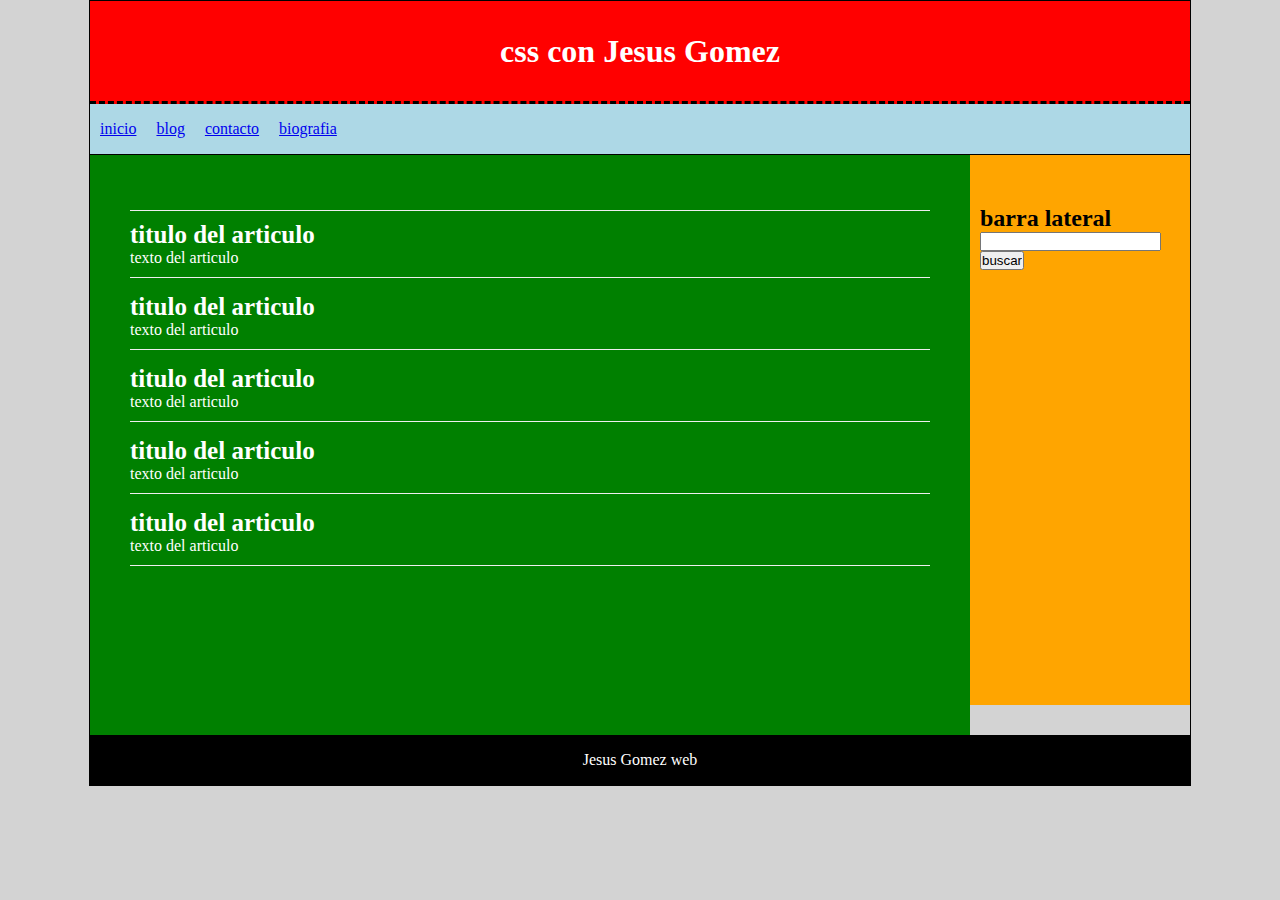
<file: Aprendiendoccs/index.html>
<!DOCTYPE html>
<html>
<head>
    <meta charset="utf-8"/>
    <title>Css con Jesus Gomez</title>
    <link rel="stylesheet" href="style.css">

</head>


<body>
    


    <div id="container"> 

        <header>
            <h1>css con Jesus Gomez </h1>
        </header>

        <nav>
            <ul>
                <li>
                    <a href="index.html">
                        inicio
                    </a>
                <li>
                    <a href="index.html">
                        blog
                    </a>
                <li>
                    <a href="index.html">
                        contacto
                    </a>
                <li>
                    <a href="index.html">
                        biografia
                    </a>
                </li>
            </ul>
        </nav>

   

        <section id="content">

            <article class="article">
                <h2>titulo del articulo</h2>
                <p>texto del articulo</p>
            </article>
            <article class="article">
                <h2>titulo del articulo</h2>
                <p>texto del articulo</p>
            </article>
            <article class="article">
                <h2>titulo del articulo</h2>
                <p>texto del articulo</p>
            </article>
            <article class="article">
                <h2>titulo del articulo</h2>
                <p>texto del articulo</p>
            </article>
            <article class="article">
                <h2>titulo del articulo</h2>
                <p>texto del articulo</p>
            </article>

        </section>

        <aside>
            <h2>barra lateral</h2>
            <form>
                <input type="text">
                <input type="submit" value="buscar">
            </form>
 
           

        </aside>
        
        <div class="clearfix"></div>

         <footer>
                Jesus Gomez web 
            </footer>
    </div>

    </body>
    
</html>
</file>
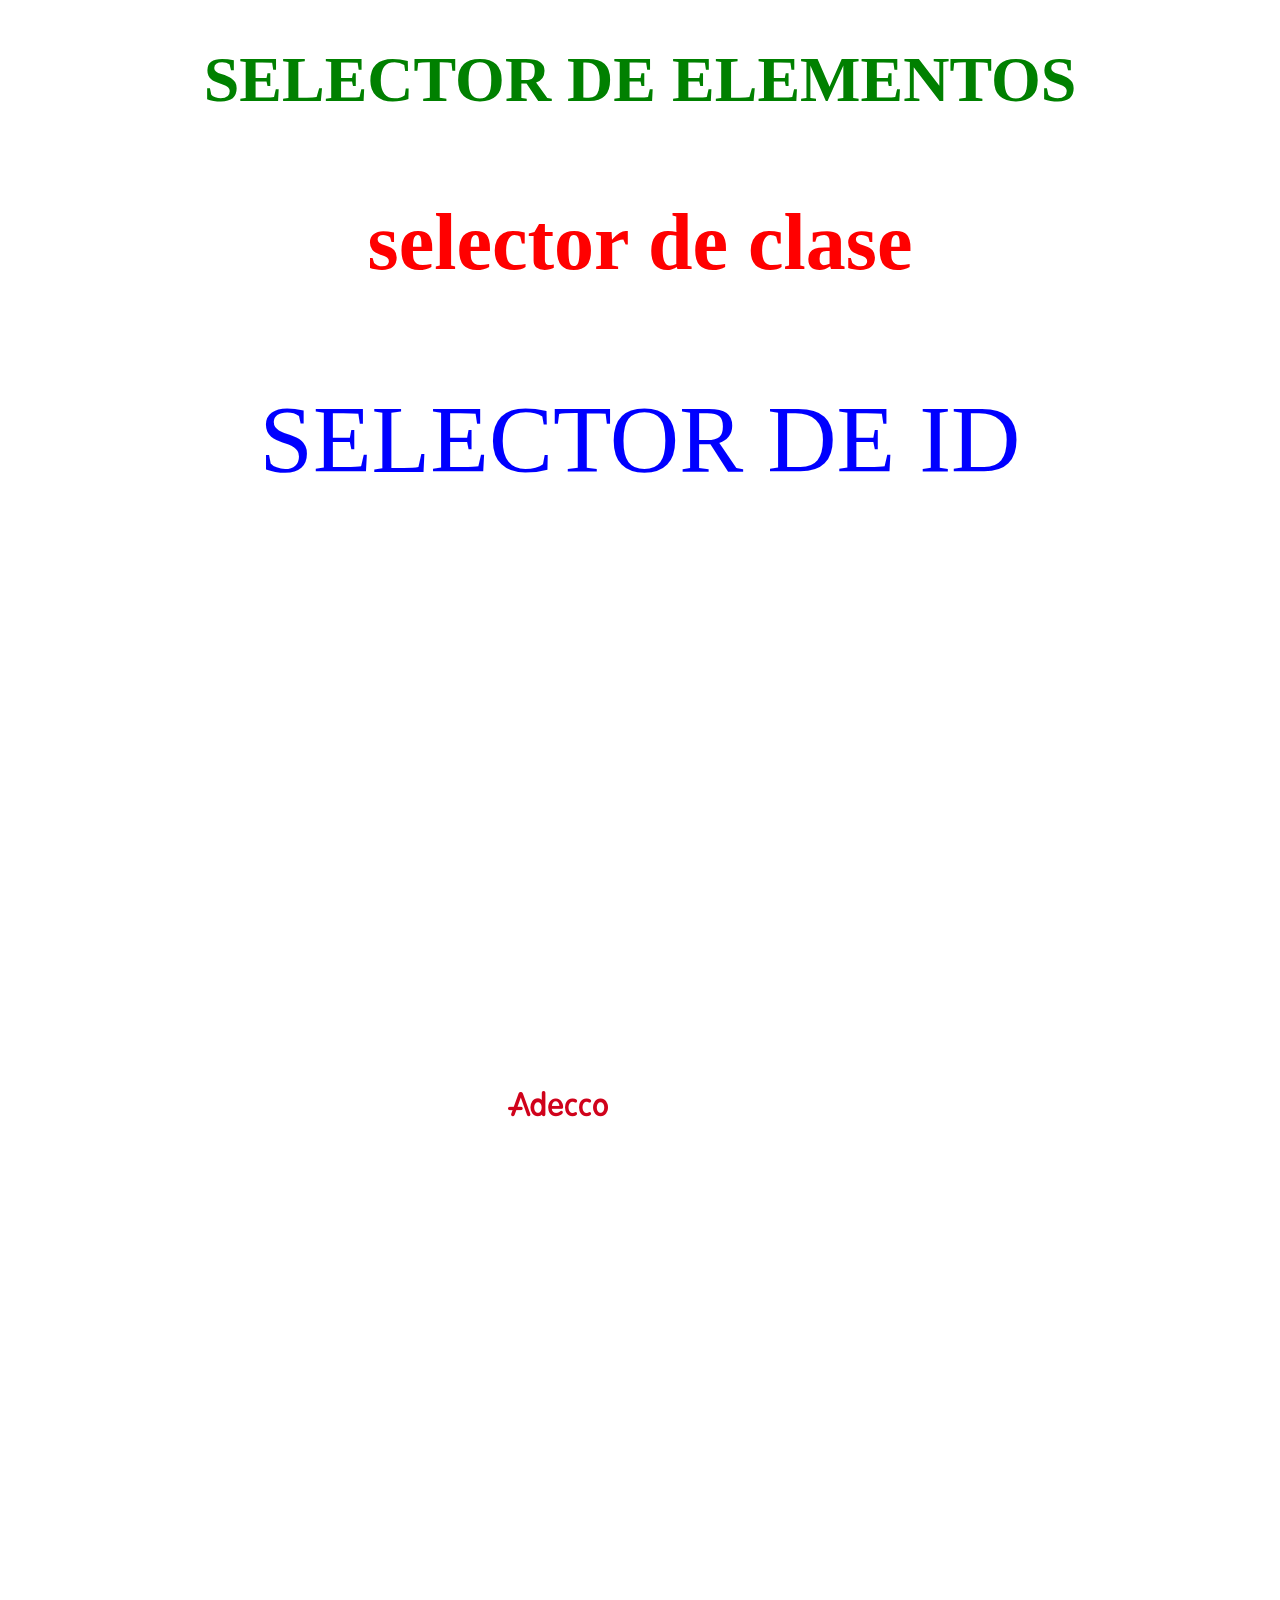
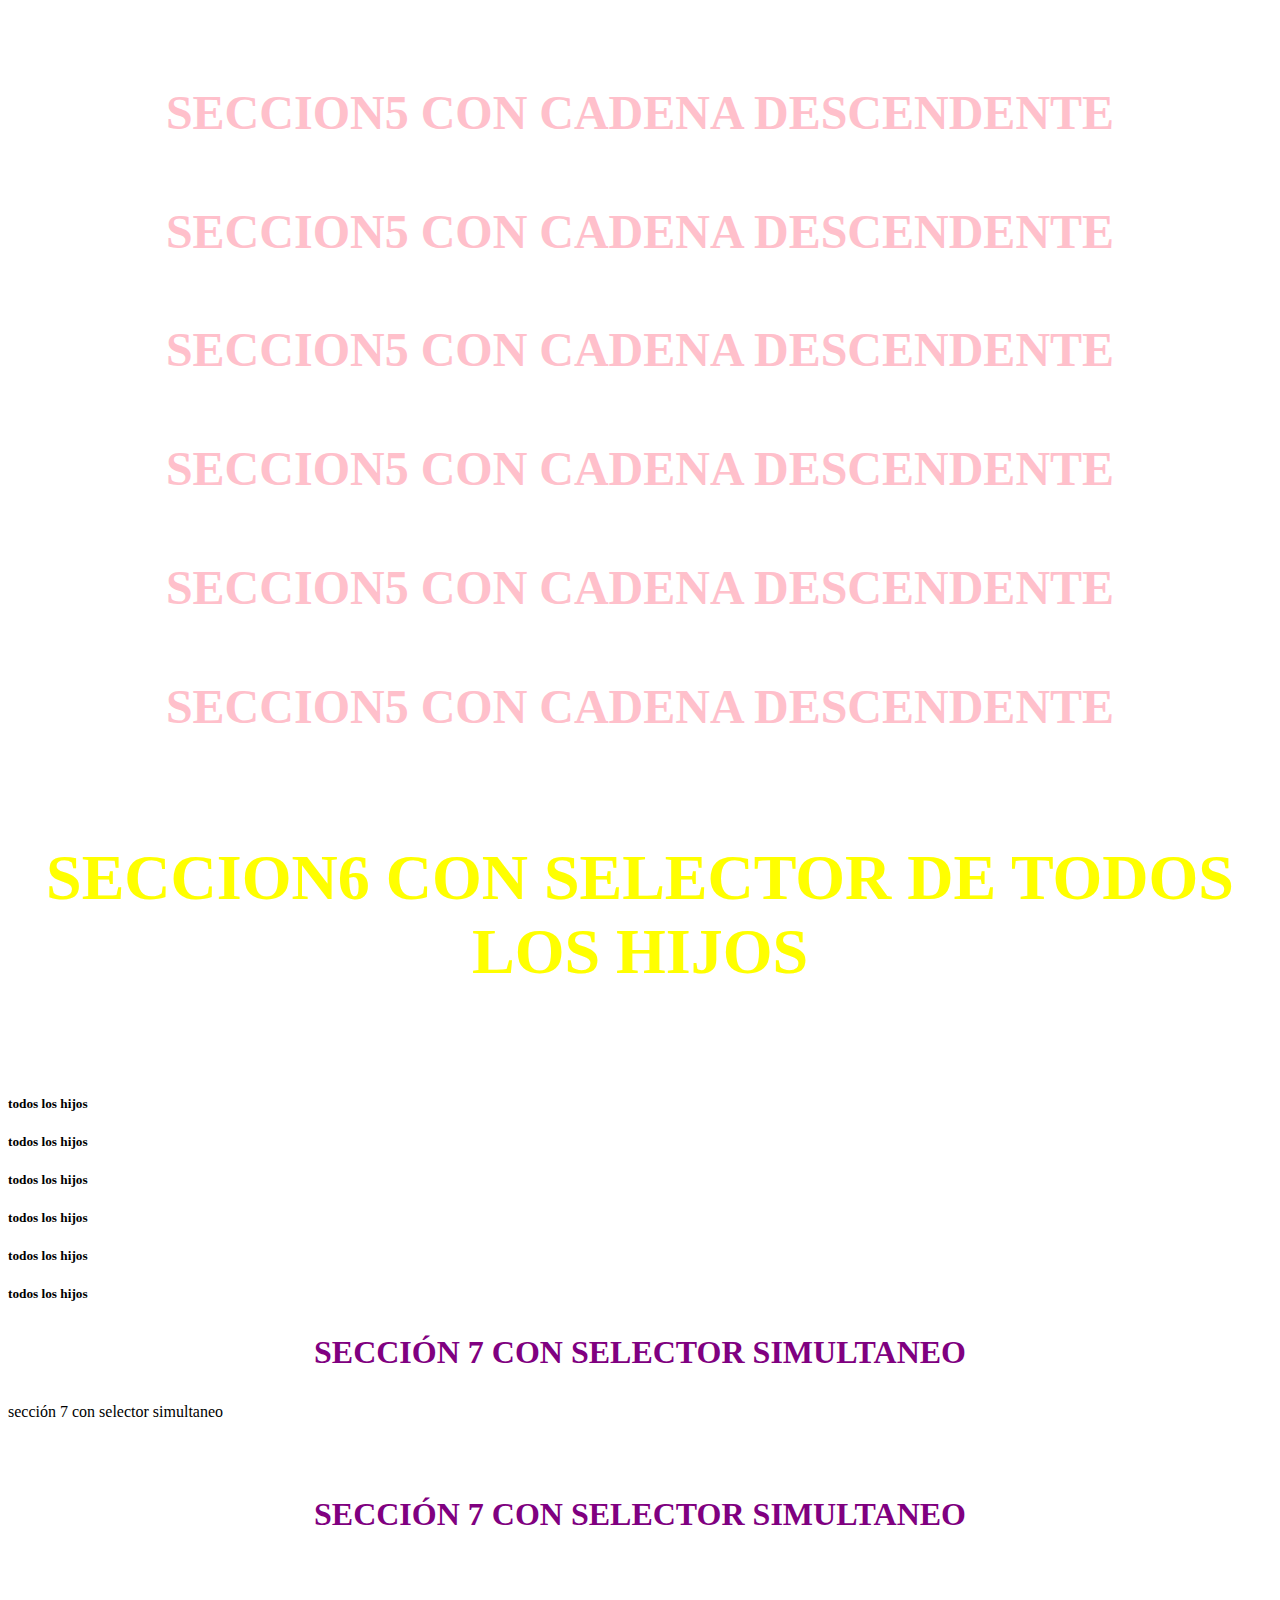
<file: ejercicioselectores/index.html>
<!DOCTYPE html>
<html lang="en">
<head>
    <meta charset="UTF-8">
    <meta name="viewport" content="width=device-width, initial-scale=1.0">


<link rel="preload" href="style.css" as= "style">
<link rel="stylesheet" href="/ejercicioselectores/style.css">

    <title>Document</title>
</head>
<body>
  <!-- Selector de elemento -->
    <section>
<h1> selector de elementos</h1>
    </section>


<!-- Selector de clase -->
    <section>
        <h3 class="seccion2"> selector de clase </h3>
    </section>

    <!-- Selector de ID -->
    <section>
       <p id="seccion3"> selector de ID </p>
       
    </section>


<!-- Selector de atributo -->
    <section>
        <img src="../proyectoinicio/img/Logo-Adecco.png" alt="empleate">
    </section>


<!-- selector de cadena descendente -->
    <section class="seccion5">

        <h4>seccion5 con cadena descendente</h4>
        <h4>seccion5 con cadena descendente</h4>
        <h4>seccion5 con cadena descendente</h4>
        <h4>seccion5 con cadena descendente</h4>
        <h4>seccion5 con cadena descendente</h4>
        <h4>seccion5 con cadena descendente</h4>
    </section>


    <!-- cadena de todos los hijos -->
    <section class="seccion6"> 
        <h5>seccion6 con selector de todos los hijos</h5>
        <div>
            <h5>todos los hijos</h5>
            <h5>todos los hijos</h5>
            <h5>todos los hijos</h5>
            <h5>todos los hijos</h5>
            <h5>todos los hijos</h5>
            <h5>todos los hijos</h5>
        </div>

    </section>


    <!-- selector multiple -->
    <section class="seccion7">
        <h3>sección 7 con selector simultaneo</h3>
        <p>sección 7 con selector simultaneo</p>
        <h6>sección 7 con selector simultaneo</h6>

    </section>

        <section class="fondo-amarillo">
            <div class="contenedor"> </div>
 </section>

    <section class="contenedor">
        <div class="fondo-azul"> 
            
        </div>
    </section>
</body>
</html>
</file>
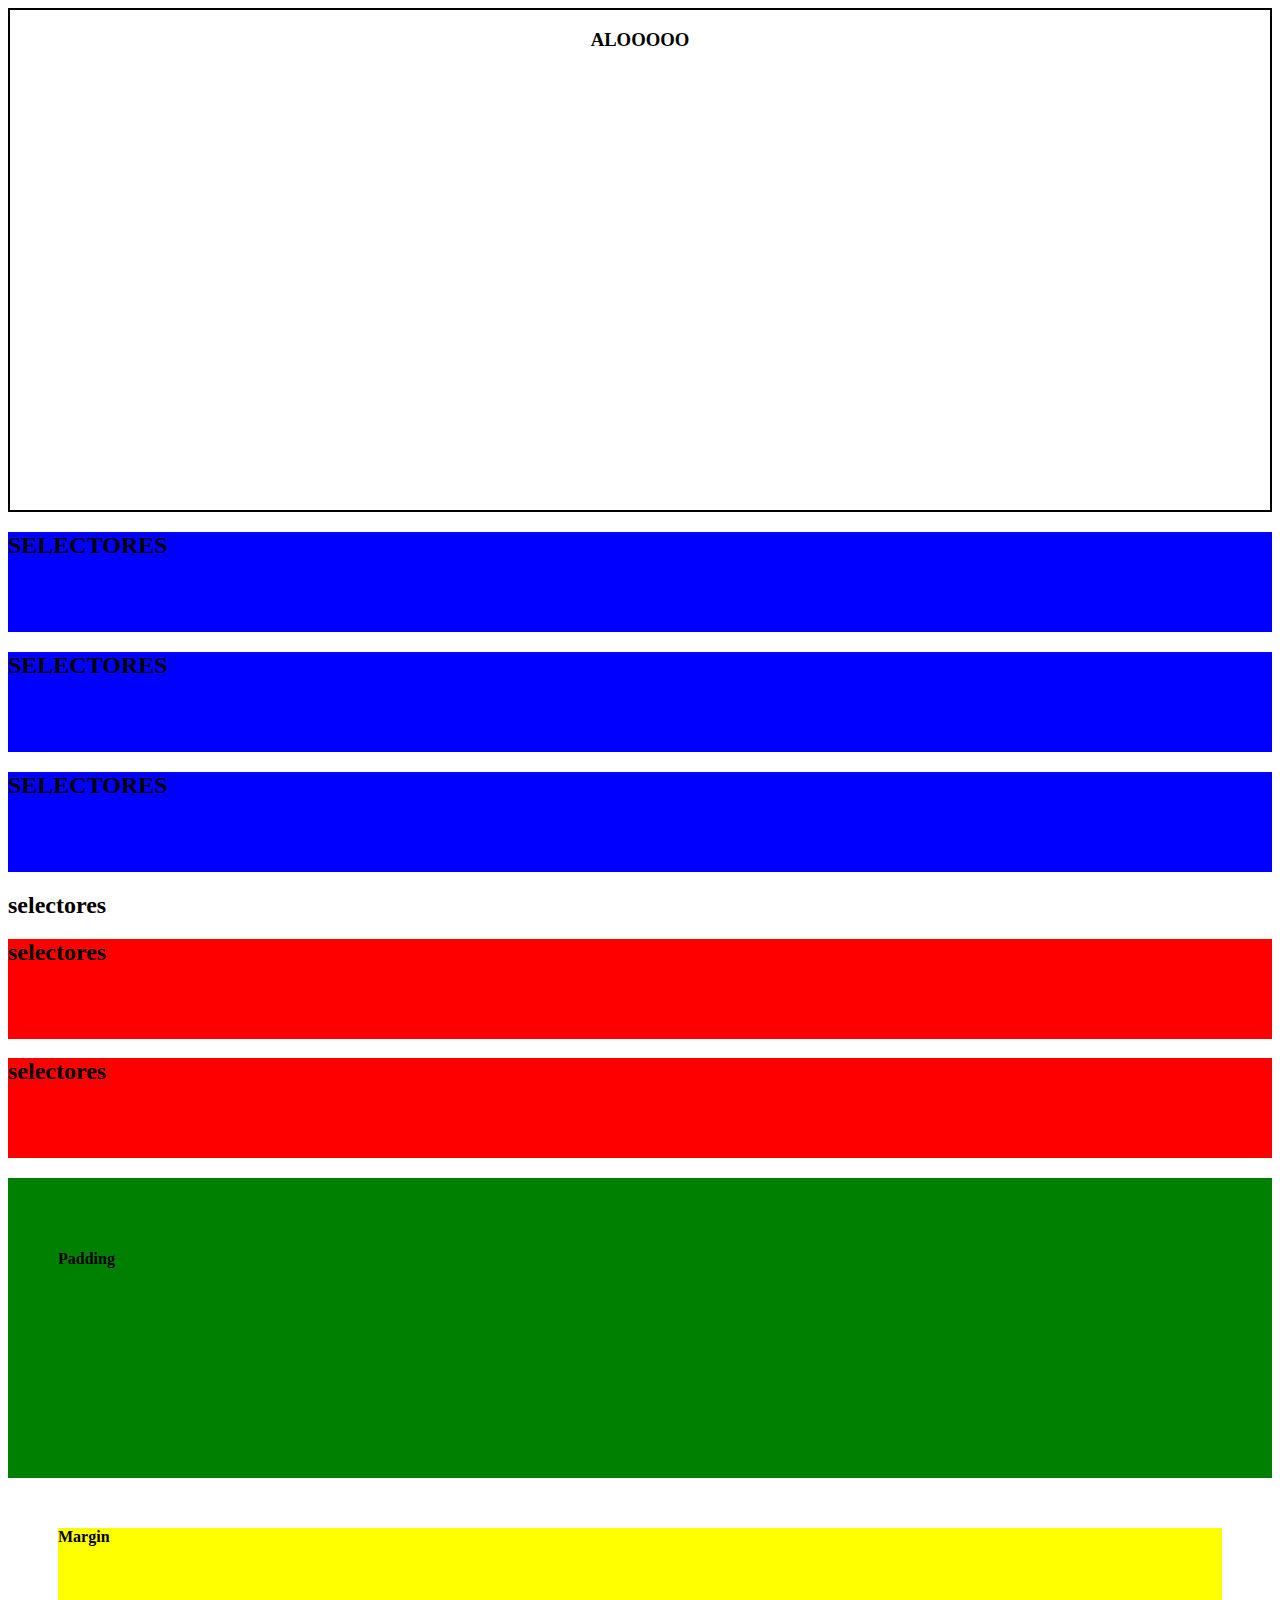
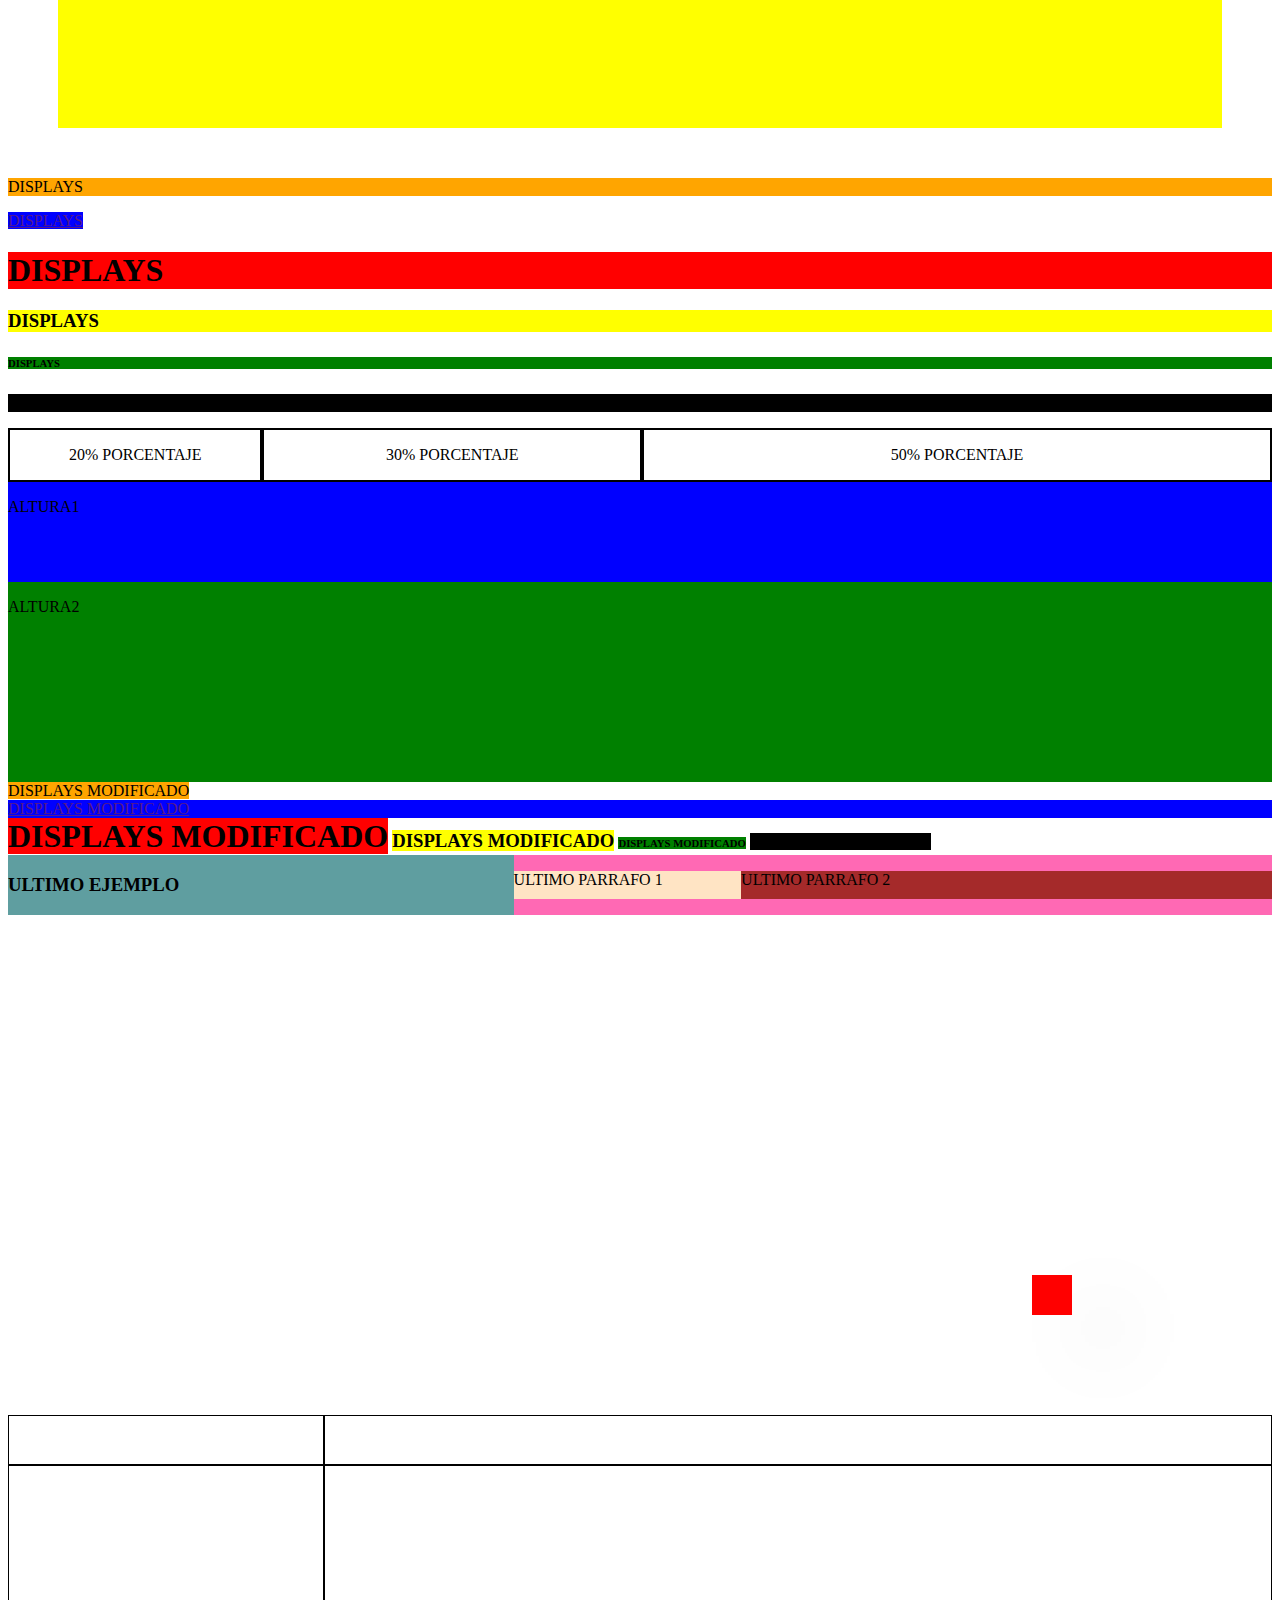
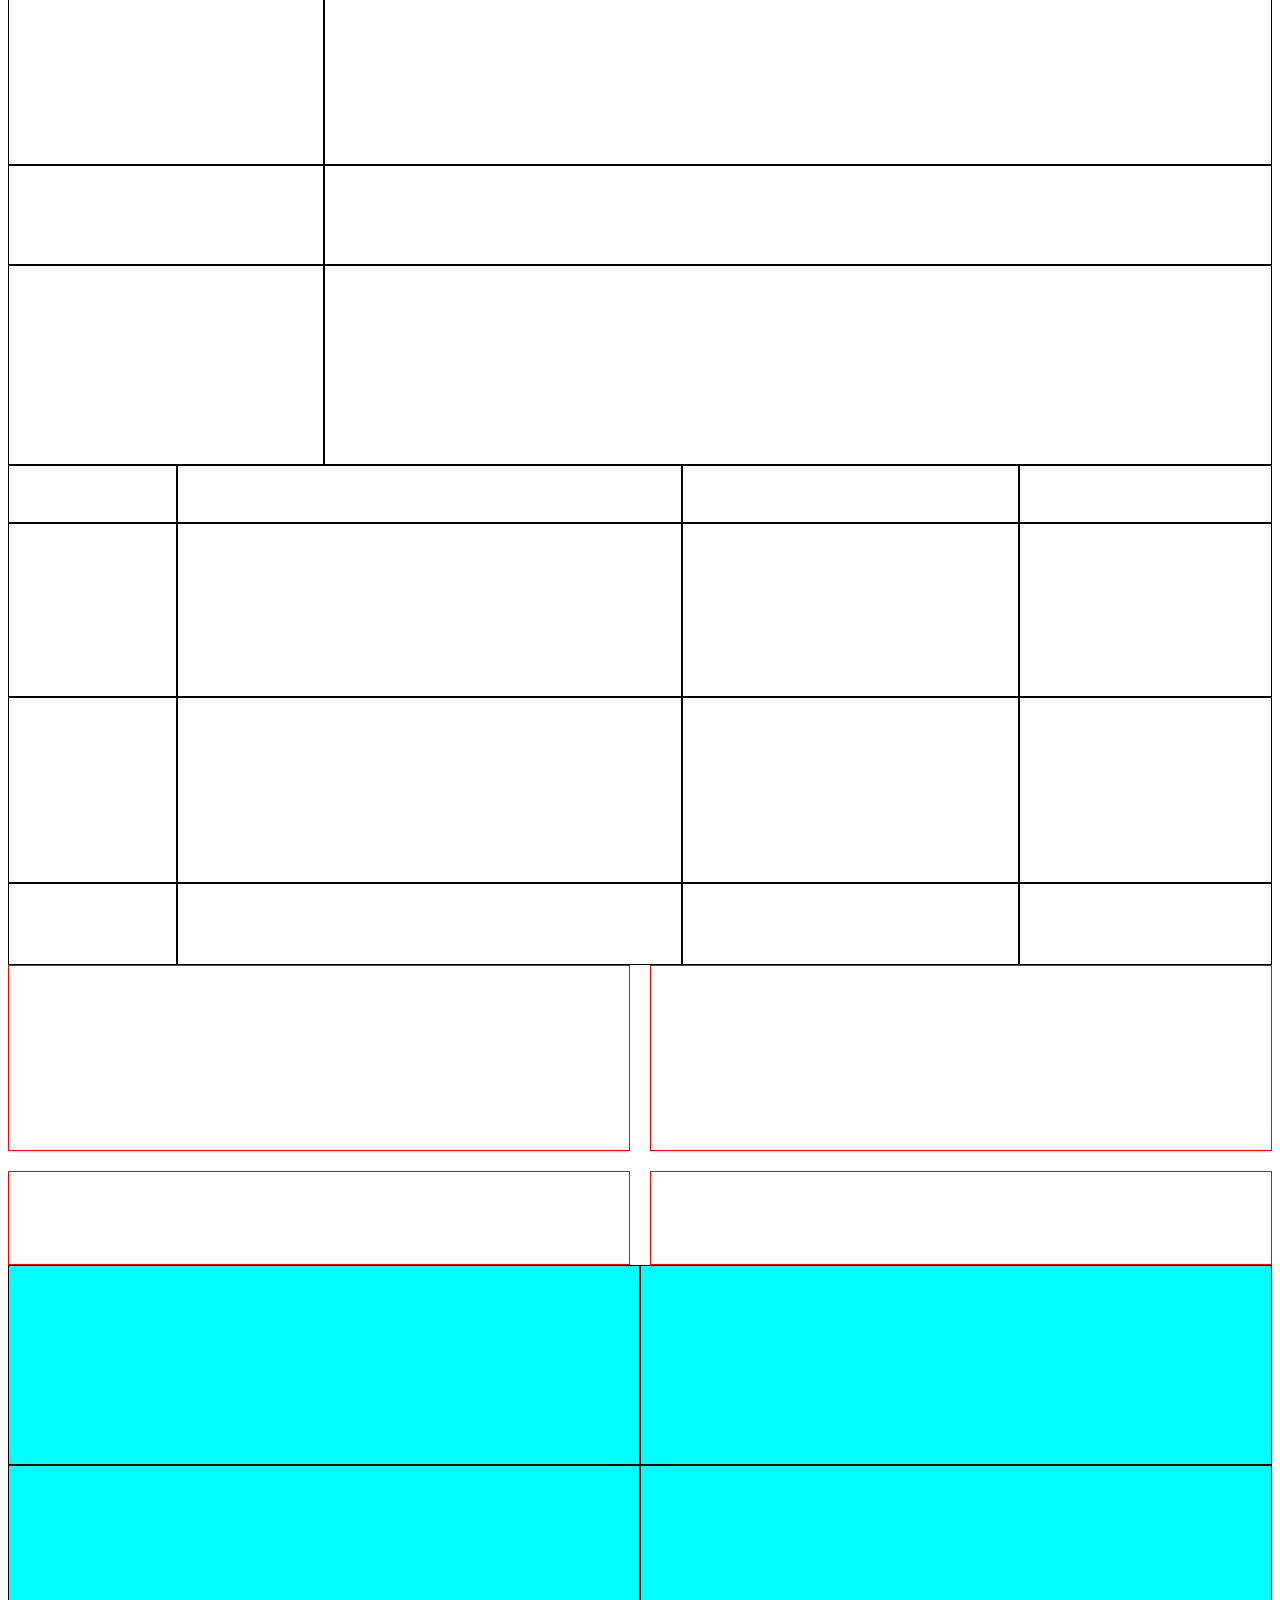
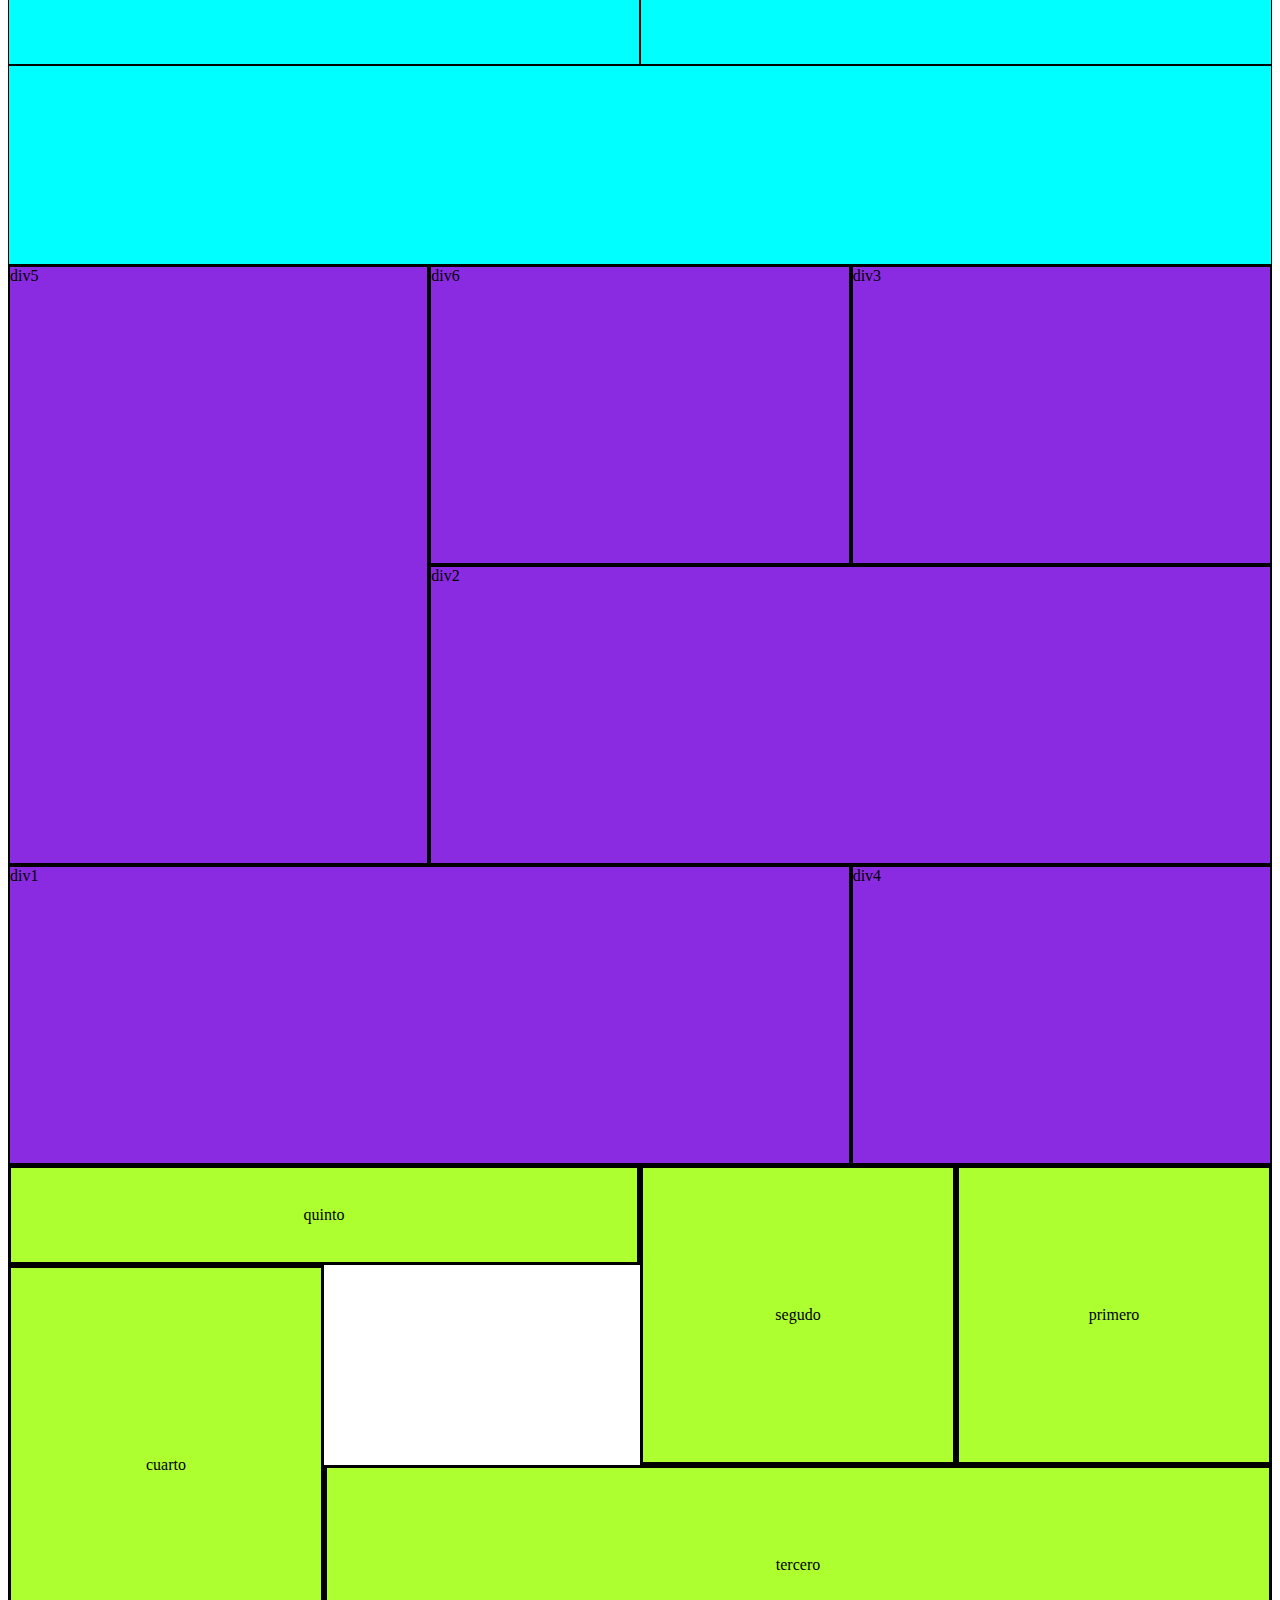
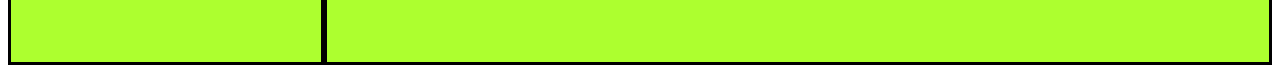
<file: PontealDia/index.html>
<!DOCTYPE html>
<html lang="en">

<head>
    <meta charset="UTF-8">
    <meta name="viewport" content="width=device-width, initial-scale=1.0">

    <link rel="preload" href="./style.css" as="style">
    <link href="./style.css" rel="stylesheet">

    <title>Document</title>
</head>

<body>


 <section class="ejercicioaquari">

    <h3>ALOOOOO</h3>
 </section>


    <!-- EJERCICIO DE SELECTOR DE CADENA DESCENDENTE Y TODOS LOS HIJOS  -->
    <section class="CADENADESCENDENTE">
        <div>
            <div>
                <h2>SELECTORES</h2>
            </div>
        </div>
        <div>
            <h2>SELECTORES</h2>
        </div>
        <div>
            <H2>SELECTORES</H2>
        </div>
    </section>
    <section class="todosloshijos">
        <div>
            <div>
                <h2>selectores</h2>
            </div>
        </div>
        <div>
            <h2>selectores</h2>
        </div>
        <div>
            <h2>selectores</h2>
        </div>
    </section>



    <!-- EJERCICIO PADDING / MARGIN  -->
    <section class="pad">
        <h4>Padding</h4>
    </section>
    <section class="mar">
        <h4>Margin</h4>
    </section>



    <!-- EJERCION DISPLAYS INLINE Y BLOCK  -->

    <section class="seccionDisplays">
        <p>DISPLAYS</p>
        <a href="">DISPLAYS</a>
        <h1>DISPLAYS</h1>
        <h3>DISPLAYS</h3>
        <h6>DISPLAYS</h6>
        <div>
            <p>DISPLAYS</p>
        </div>
    </section>



    <!-- EJERCICIO 1 -->
    <section class="porcentajes">
        <div class="seccionP1">
            <p>20% PORCENTAJE</p>
        </div>
        <div class="seccionP2">
            <p>30% PORCENTAJE</p>
        </div>
        <div class="seccionP3">
            <p>50% PORCENTAJE</p>
        </div>
    </section>

    <!-- EJERCICIO 2 -->

    <section class="altura">

        <div class="altura1">
            <p>ALTURA1</p>
        </div>

        <div class="altura2">
            <p>ALTURA2</p>
        </div>

    </section>

    





    <section class="seccionDisplaysCambio">
        <p>DISPLAYS MODIFICADO</p>
        <a href="">DISPLAYS MODIFICADO</a>
        <h1>DISPLAYS MODIFICADO</h1>
        <h3>DISPLAYS MODIFICADO</h3>
        <h6>DISPLAYS MODIFICADO</h6>
        <div>
            <p>DISPLAYS MODIFICADO</p>
        </div>
    </section>

    <section class="ejemplo3">

        <div class="primerdiv">
            <h3>ULTIMO EJEMPLO</h3>
        </div>
        <div class="segundodiv">
            <p class="parrafo1">ULTIMO PARRAFO 1</p>
            <p class="parrafo2">ULTIMO PARRAFO 2</p>
        </div>

    </section>


<section class="ejercicioAR">
    <div></div>
</section>






<section class="ejerciciogrid">
    <div></div>
    <div></div>
    <div></div>
    <div></div>
    <div></div>
    <div></div>
 </section>




 <section class="ejerciciogrid1">
    <div></div>
    <div></div>
    <div></div>
    <div></div>
    <div></div>
    <div></div>
    <div></div>
    <div></div>
 </section>


 <section class="ejerciciogrid2">
    <div></div>
    <div></div>
    <div></div>
    <div></div>
    <div></div>
    <div></div>
    <div></div>
    <div></div>
    <div></div>
    <div></div>
    <div></div>
    <div></div>
    <div></div>
    <div></div>
    <div></div>
    <div></div>
 </section>

<section class="ejerciciorepeat">
    <div></div>
    <div></div>
    <div></div>
    <div></div>
</section>

<section class="repaso">
    <div></div>
    <div></div>
    <div></div>
    <div></div>
    <div class="ultimodiv"></div>
    
</section>

<section class="repaso2">
    <div class="cuadro1">div1</div>
    <div class="cuadro2">div2</div>
    <div class="cuadro3">div3</div>
    <div class="cuadro4">div4</div>
    <div class="cuadro5">div5</div>
    <div class="cuadro6">div6</div>   
</section>

<section class="repaso3">
    <div class="primero">primero</div>
    <div class="segundo">segudo</div>
    <div class="tercero">tercero</div>
    <div class="cuarto">cuarto</div>
    <div class="quinto">quinto</div>

</section>


</body>

</html>
</file>
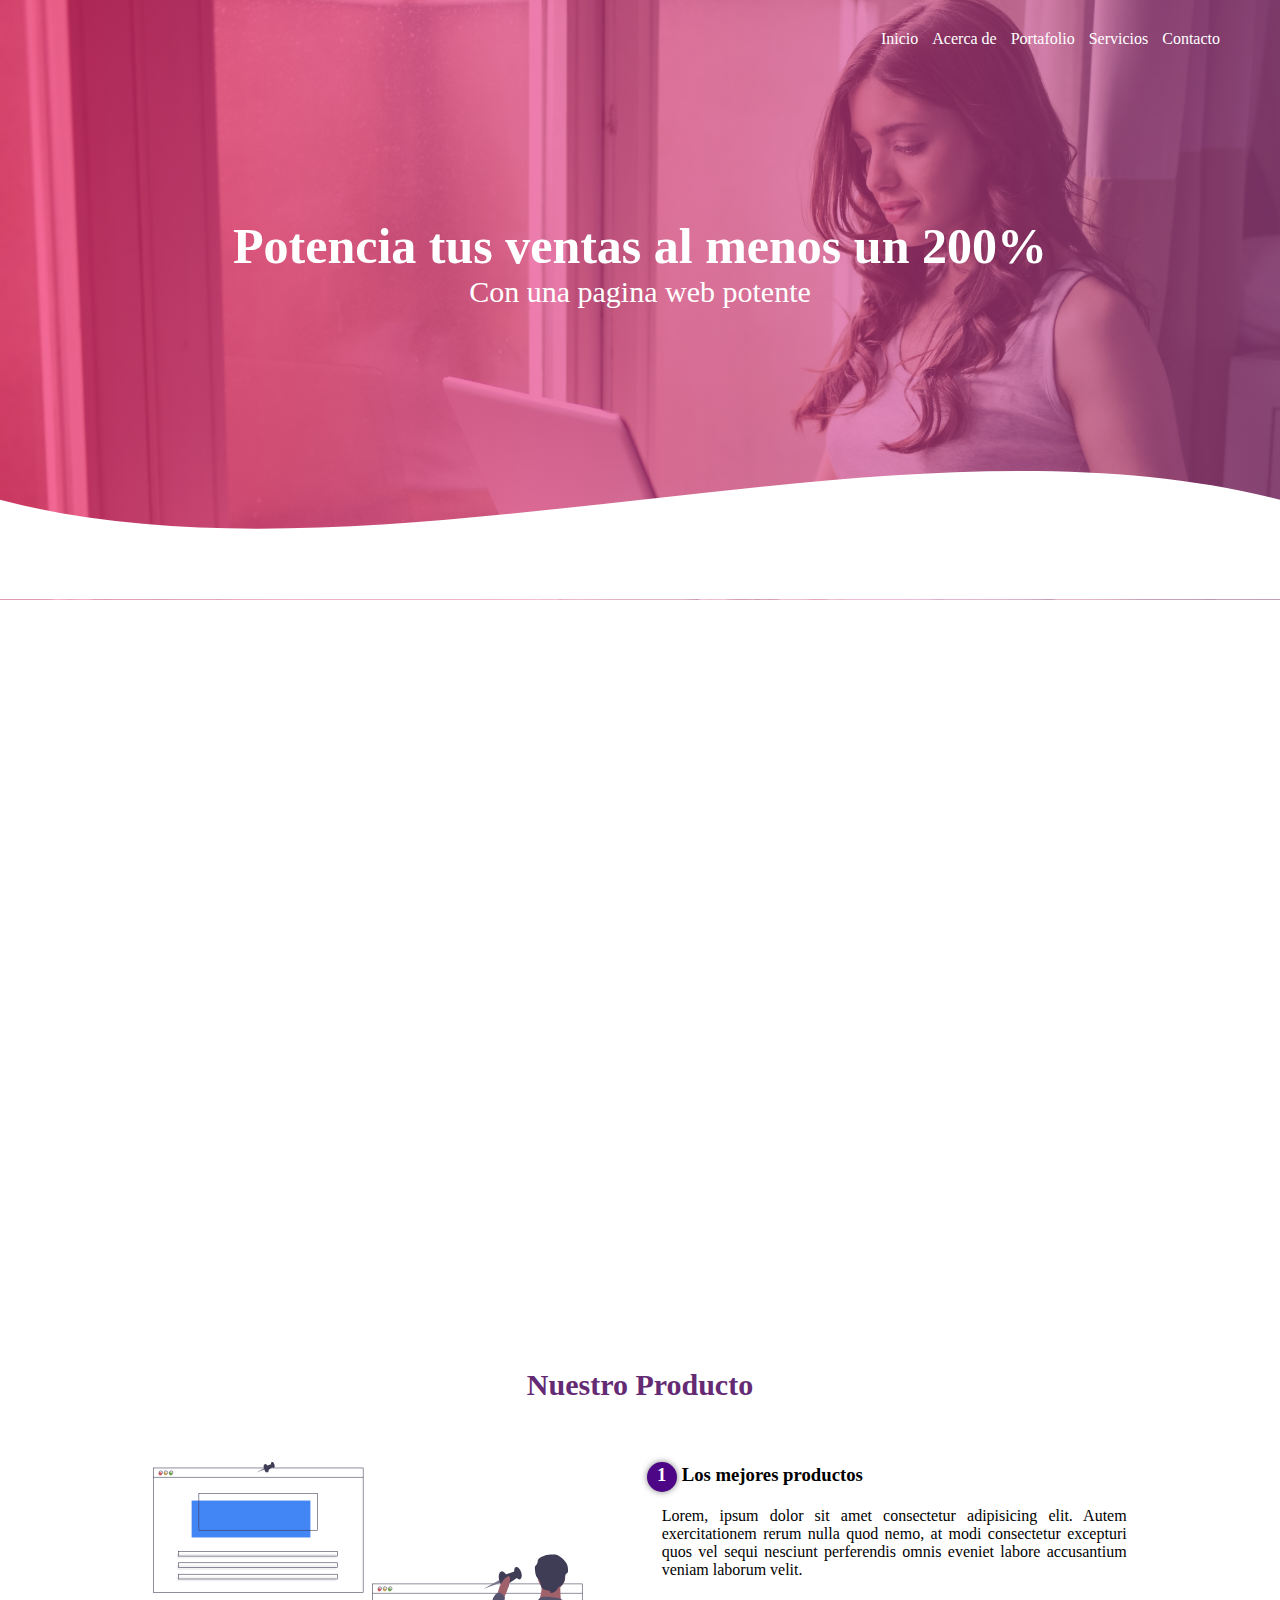
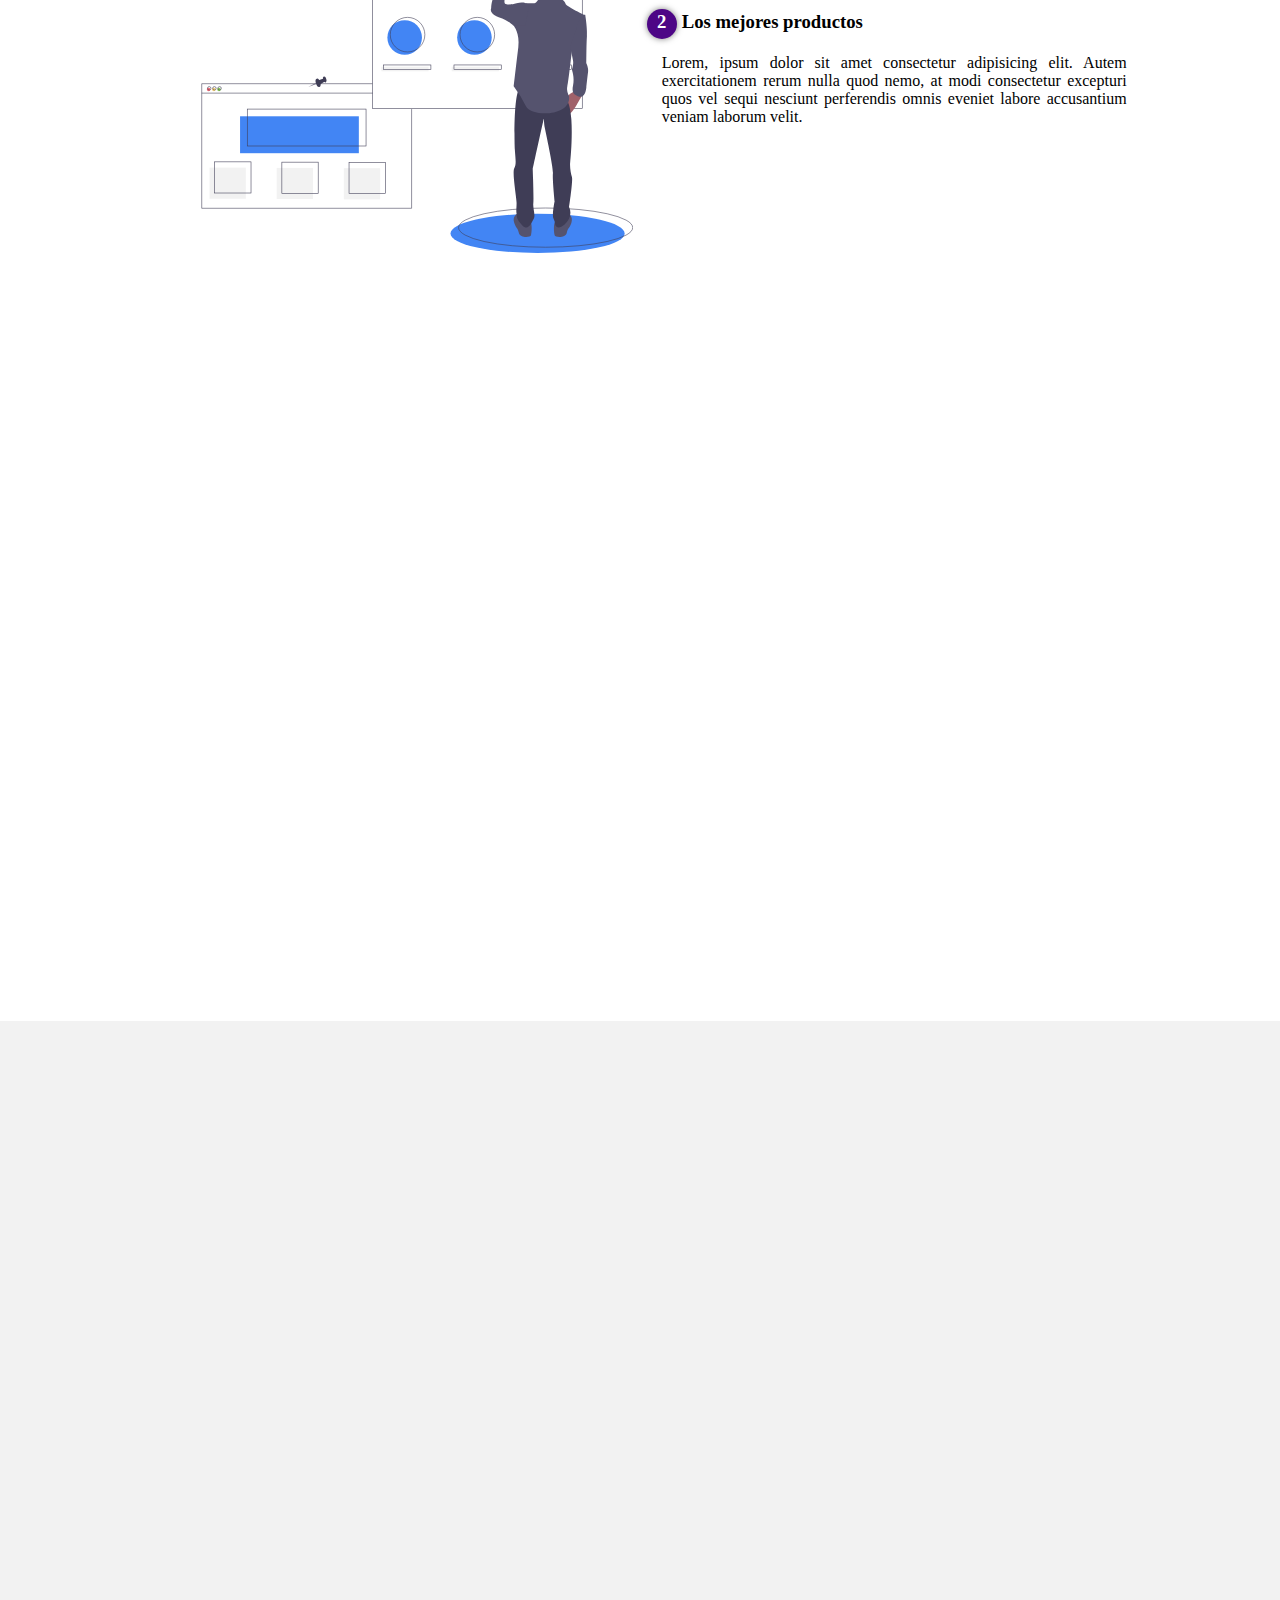
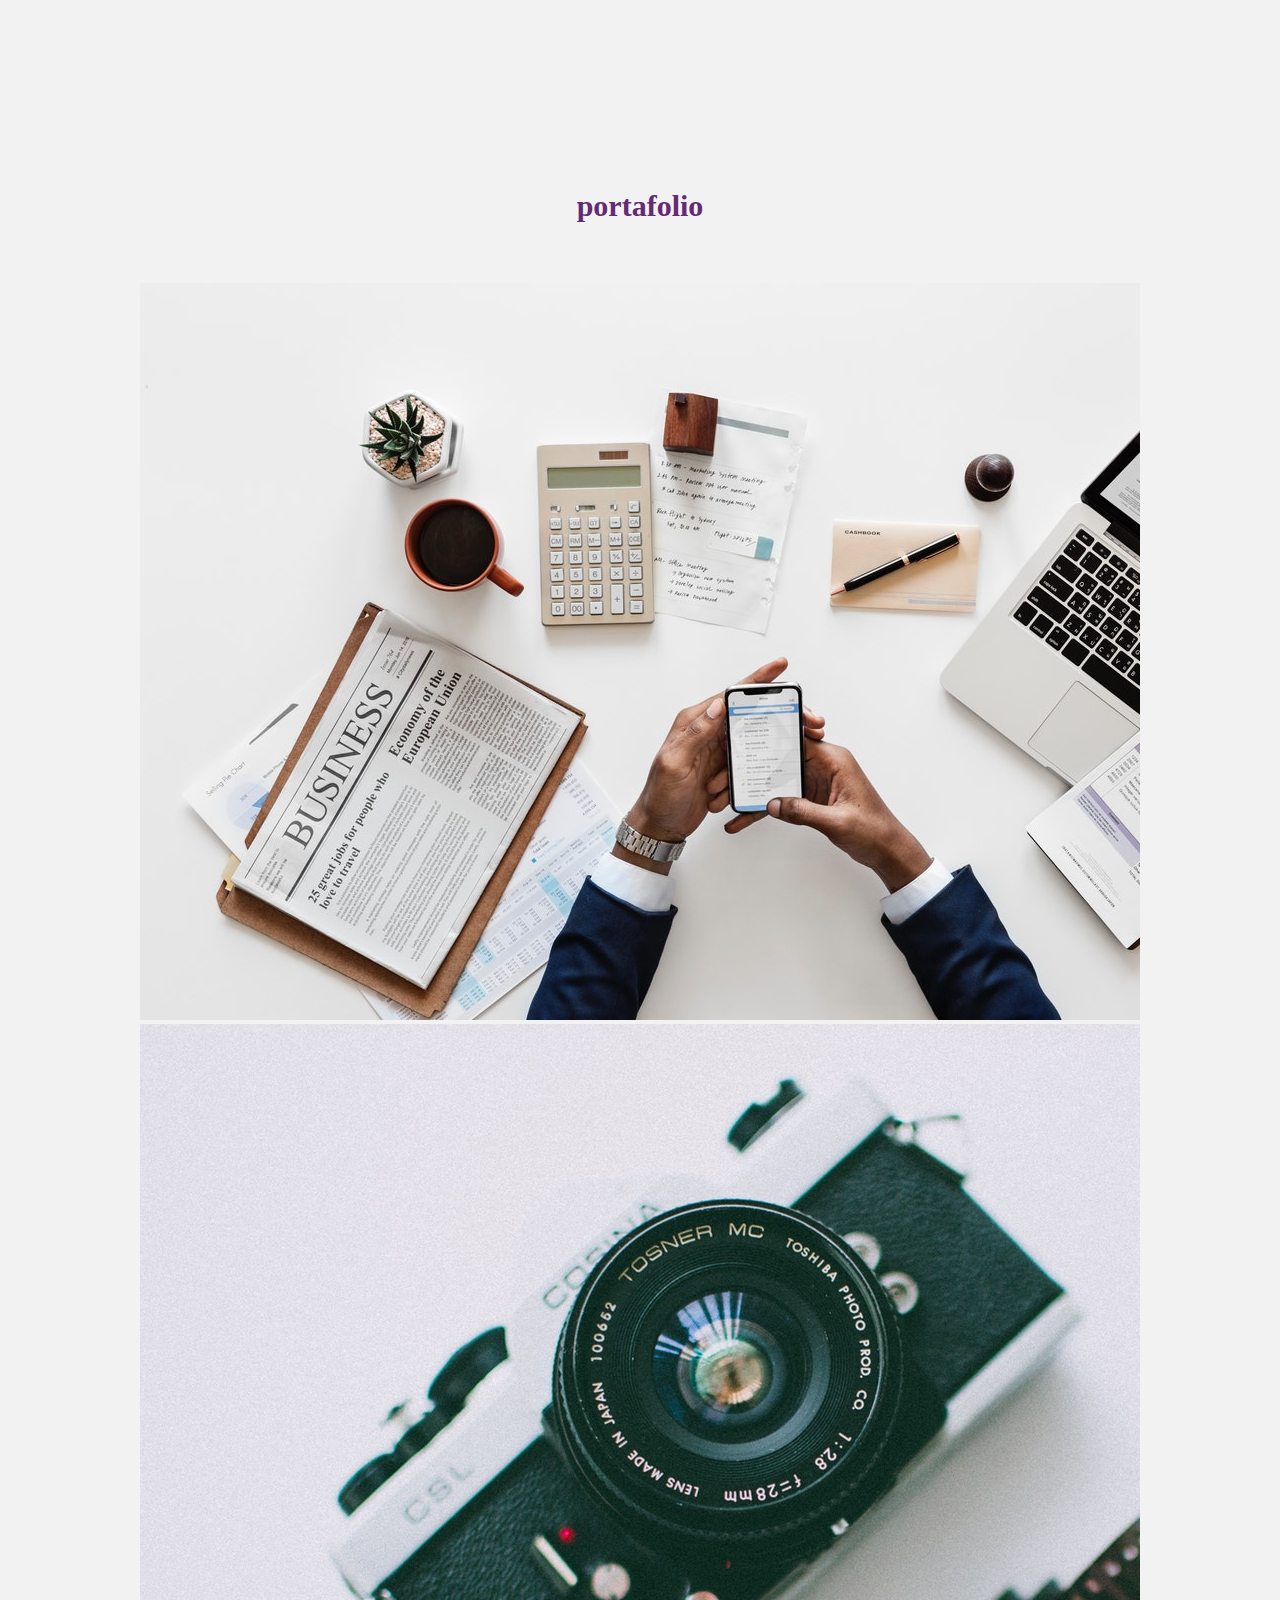
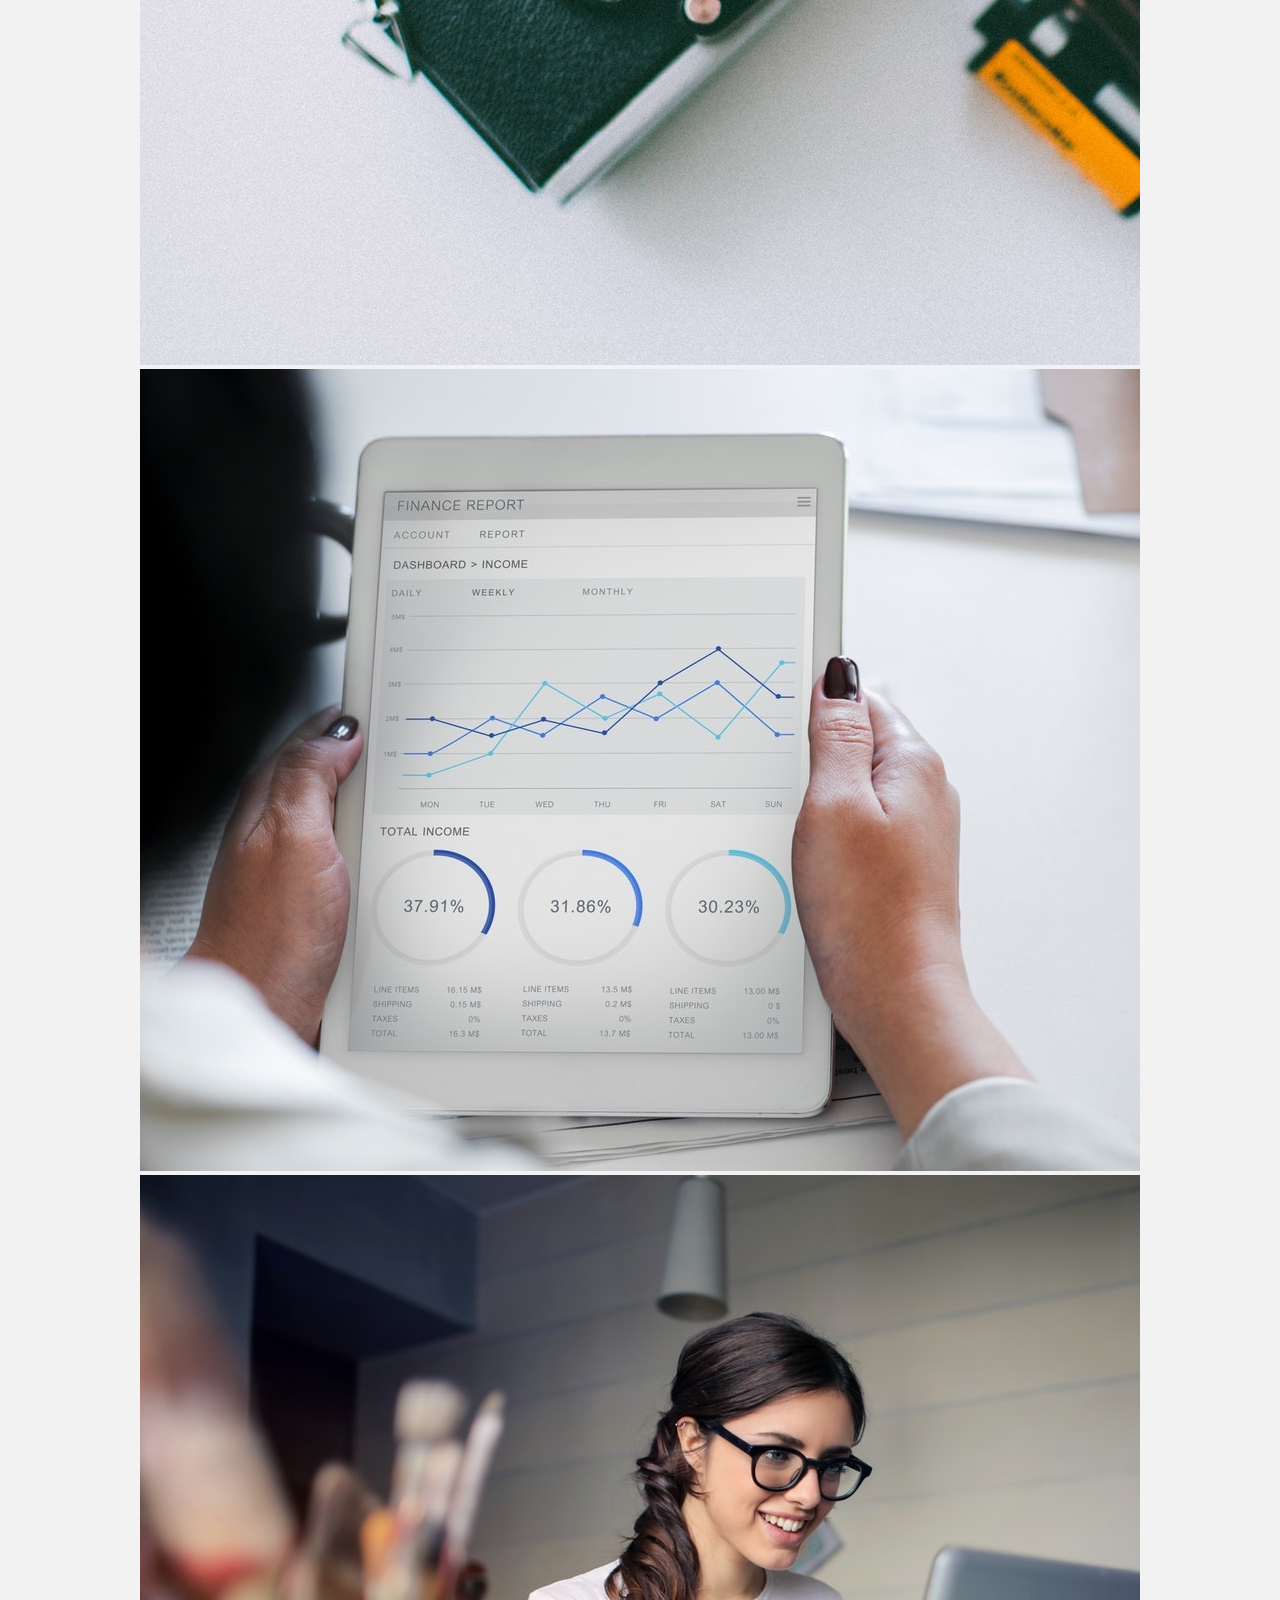
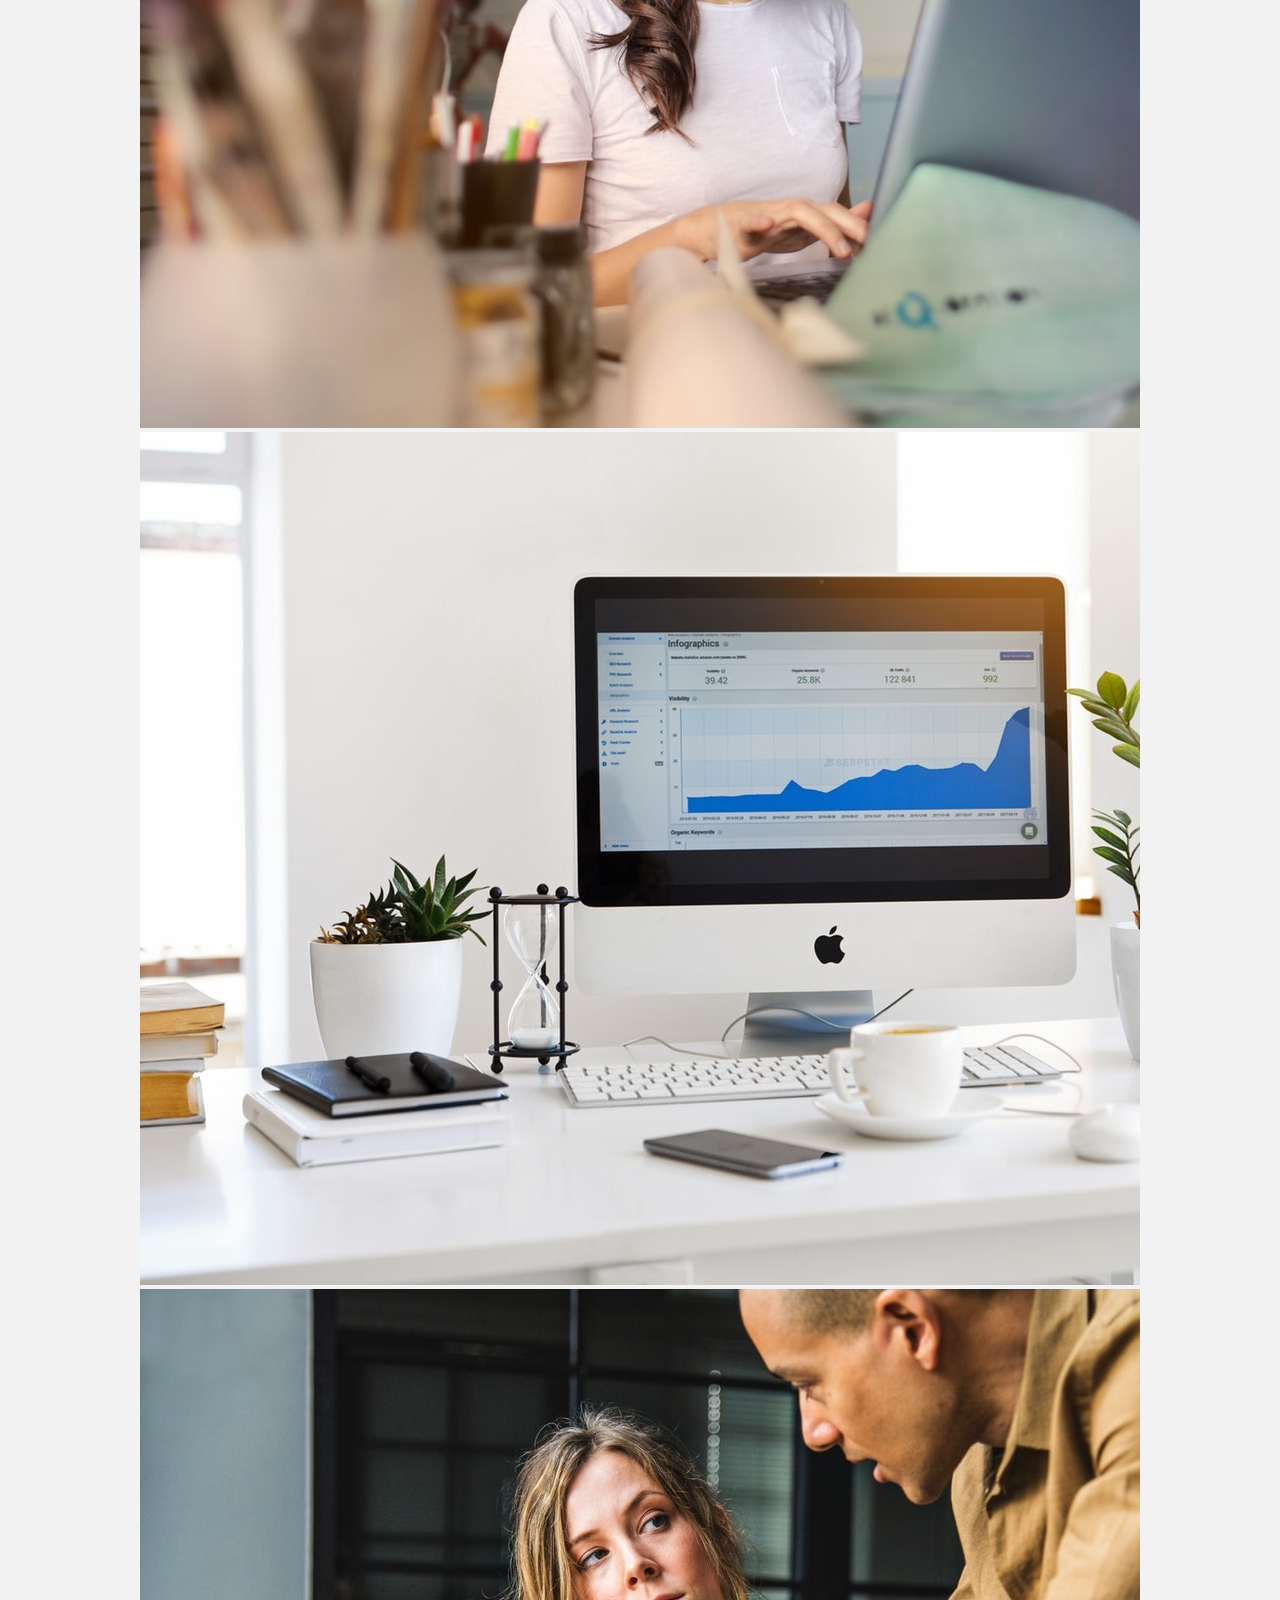
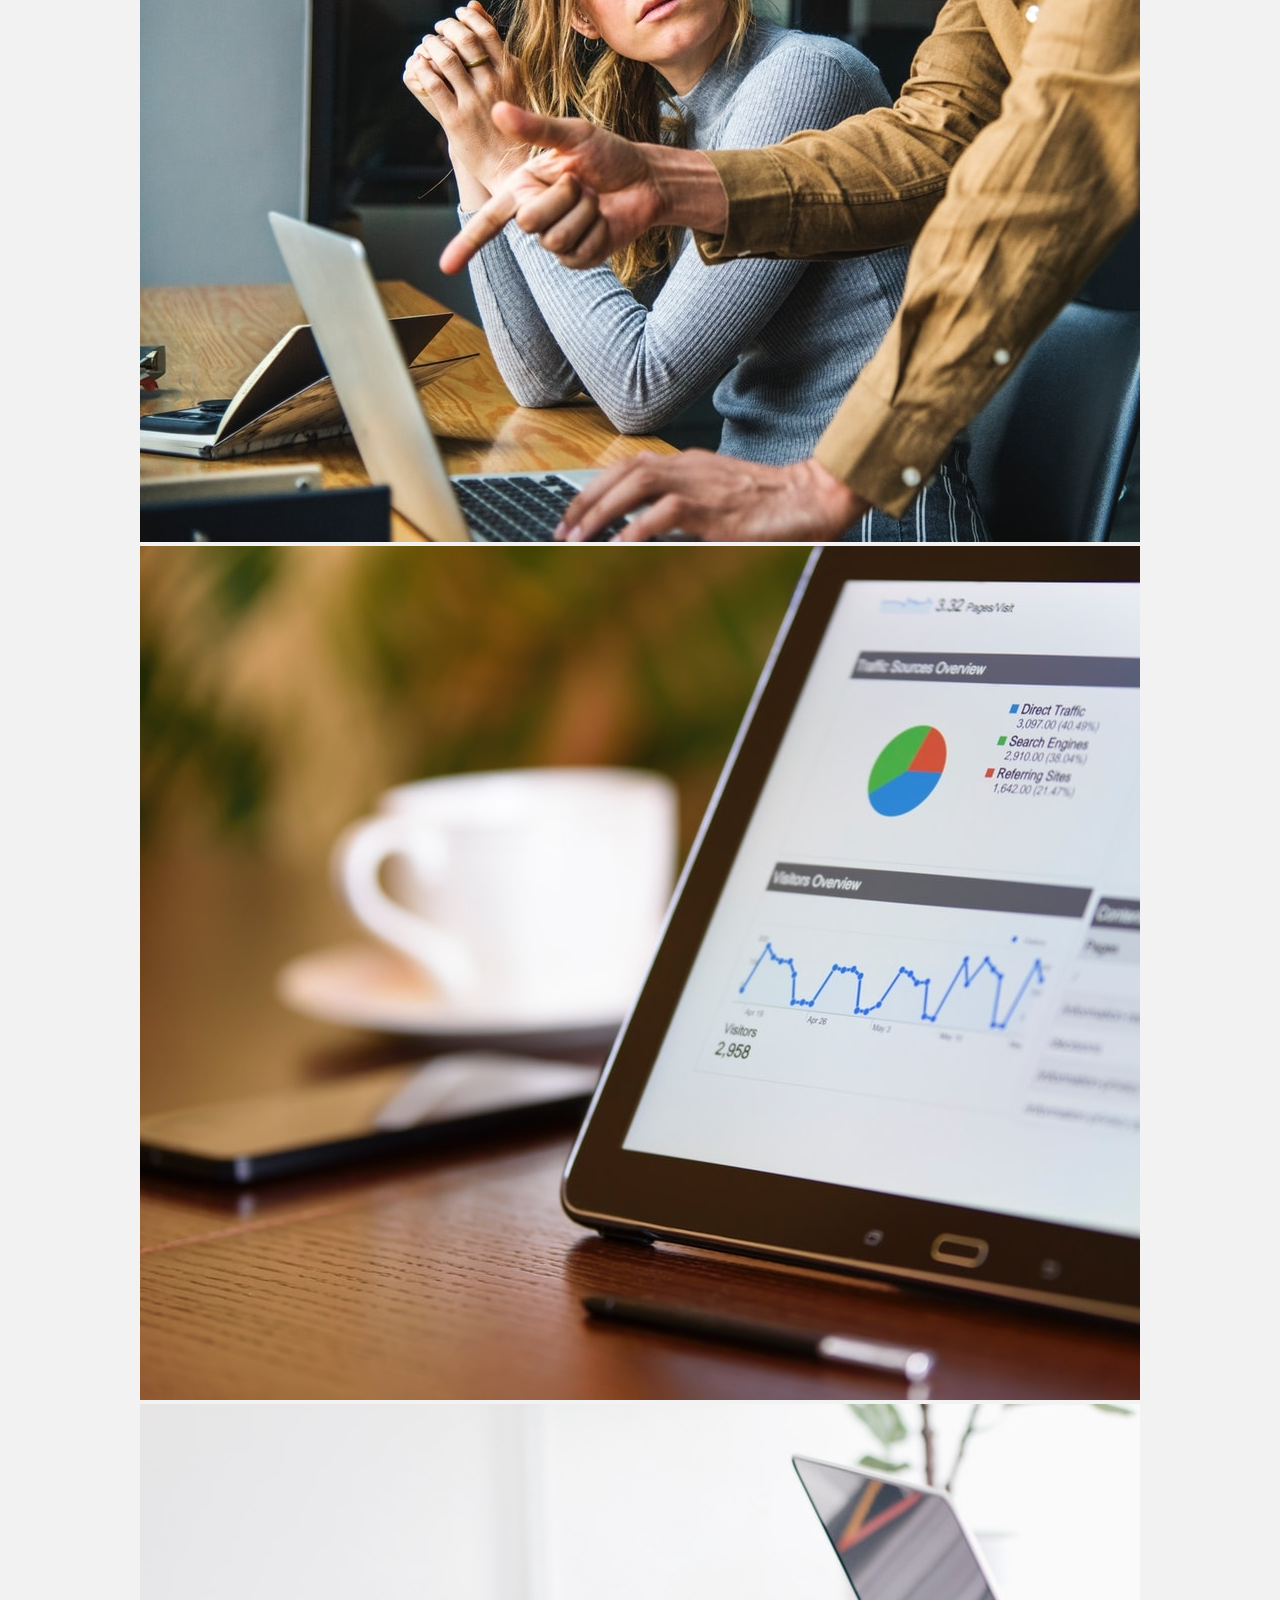
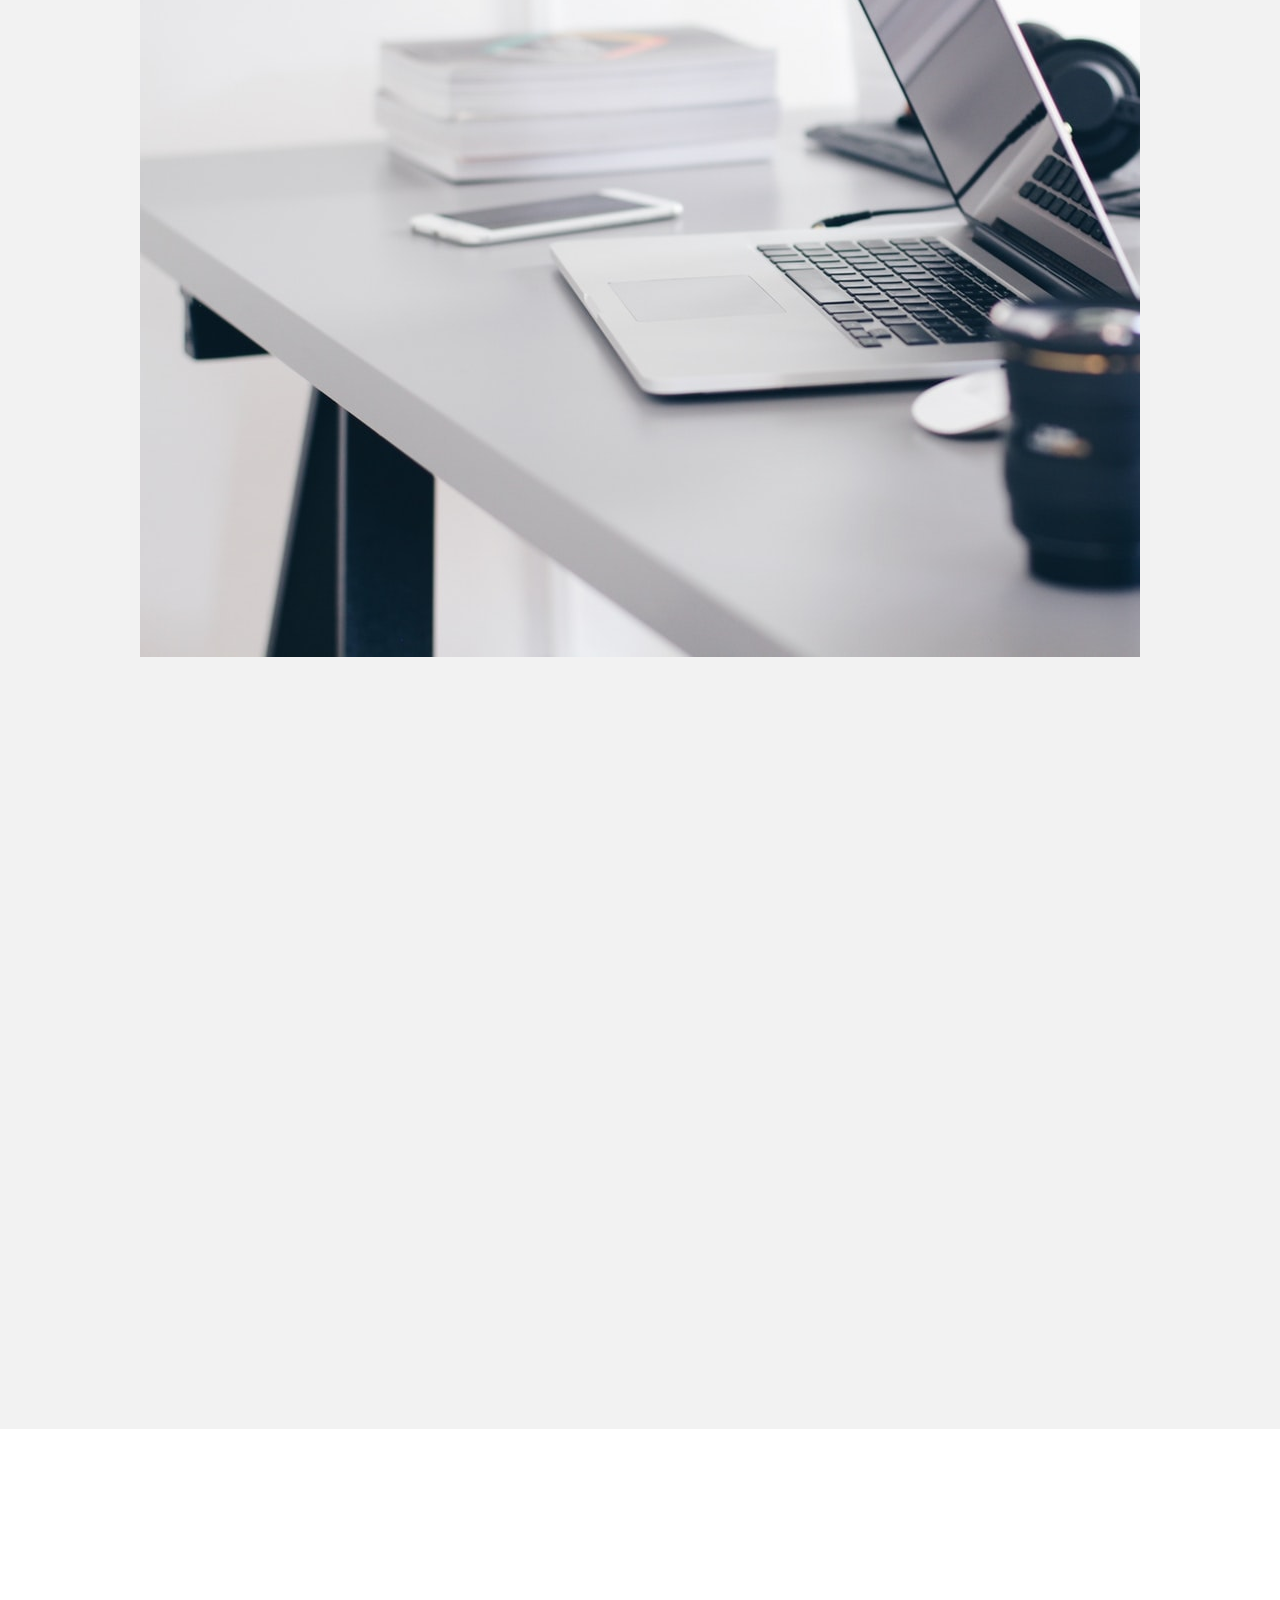
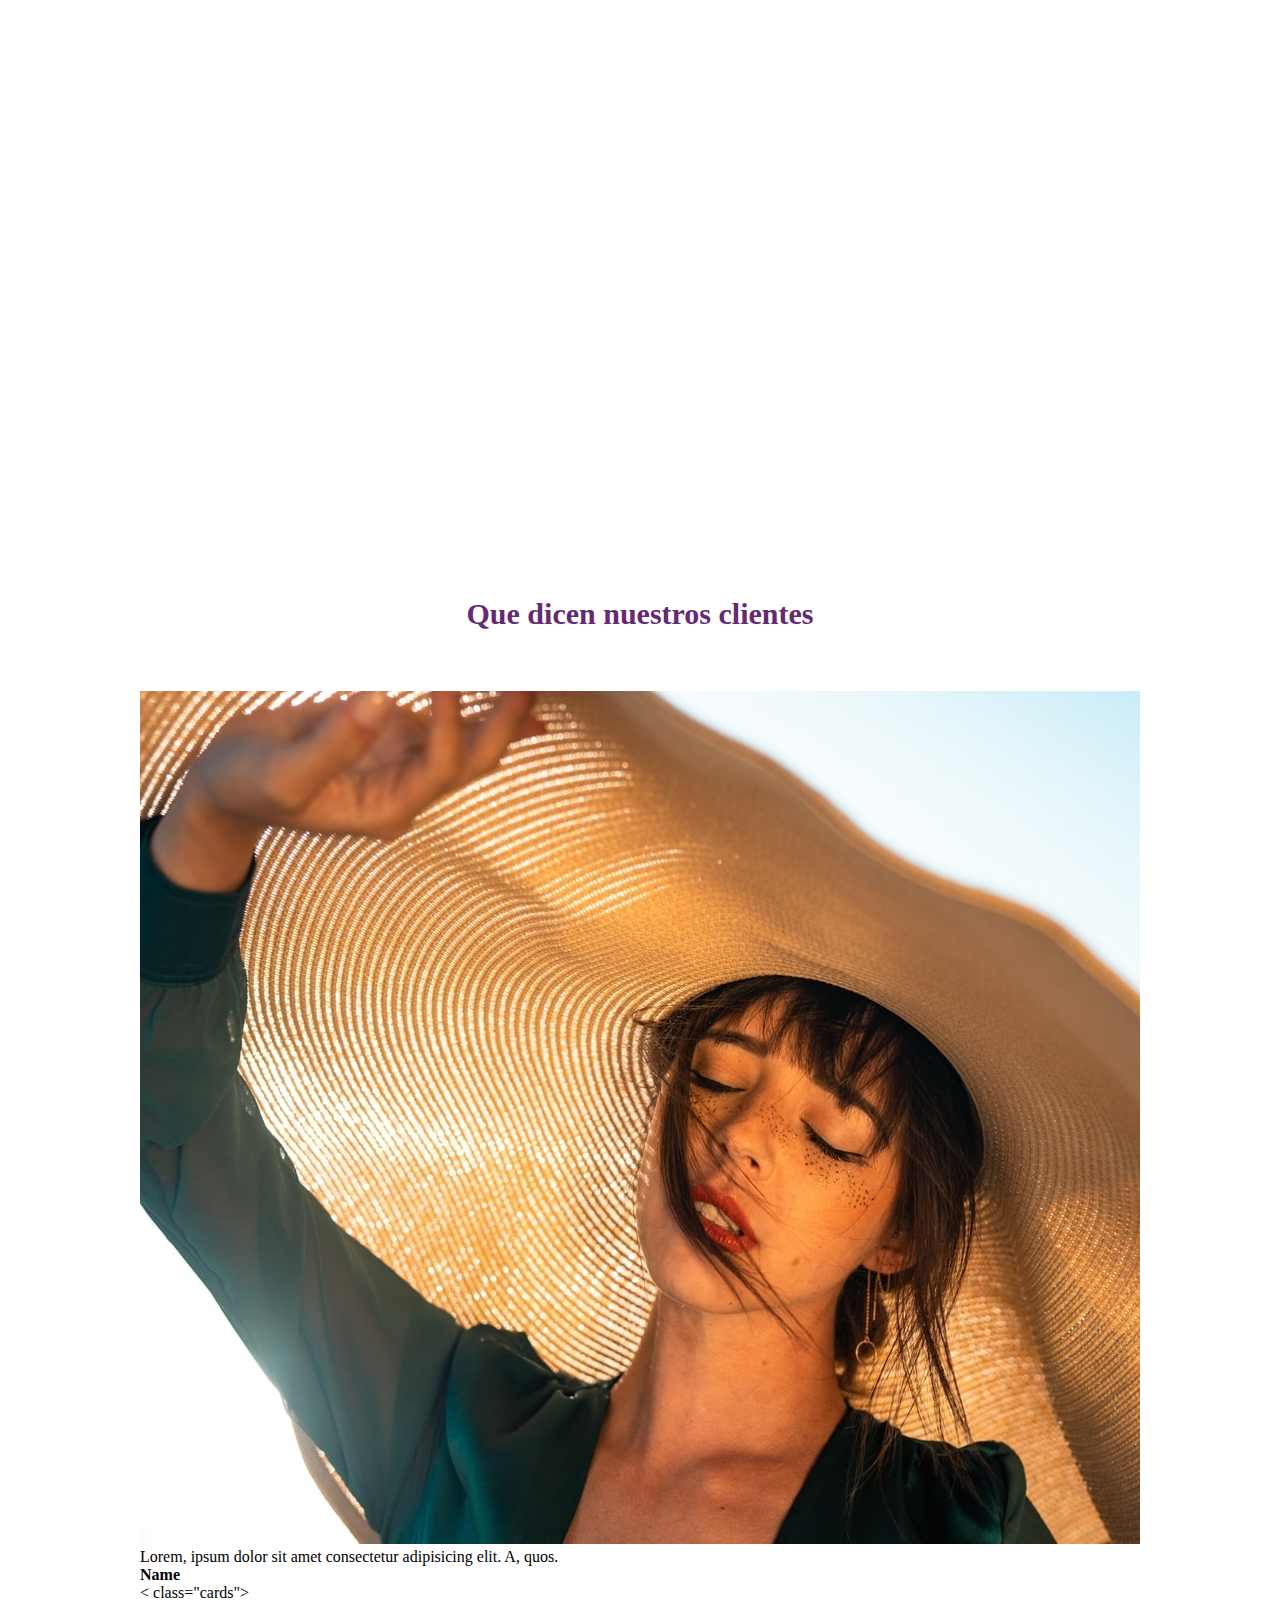
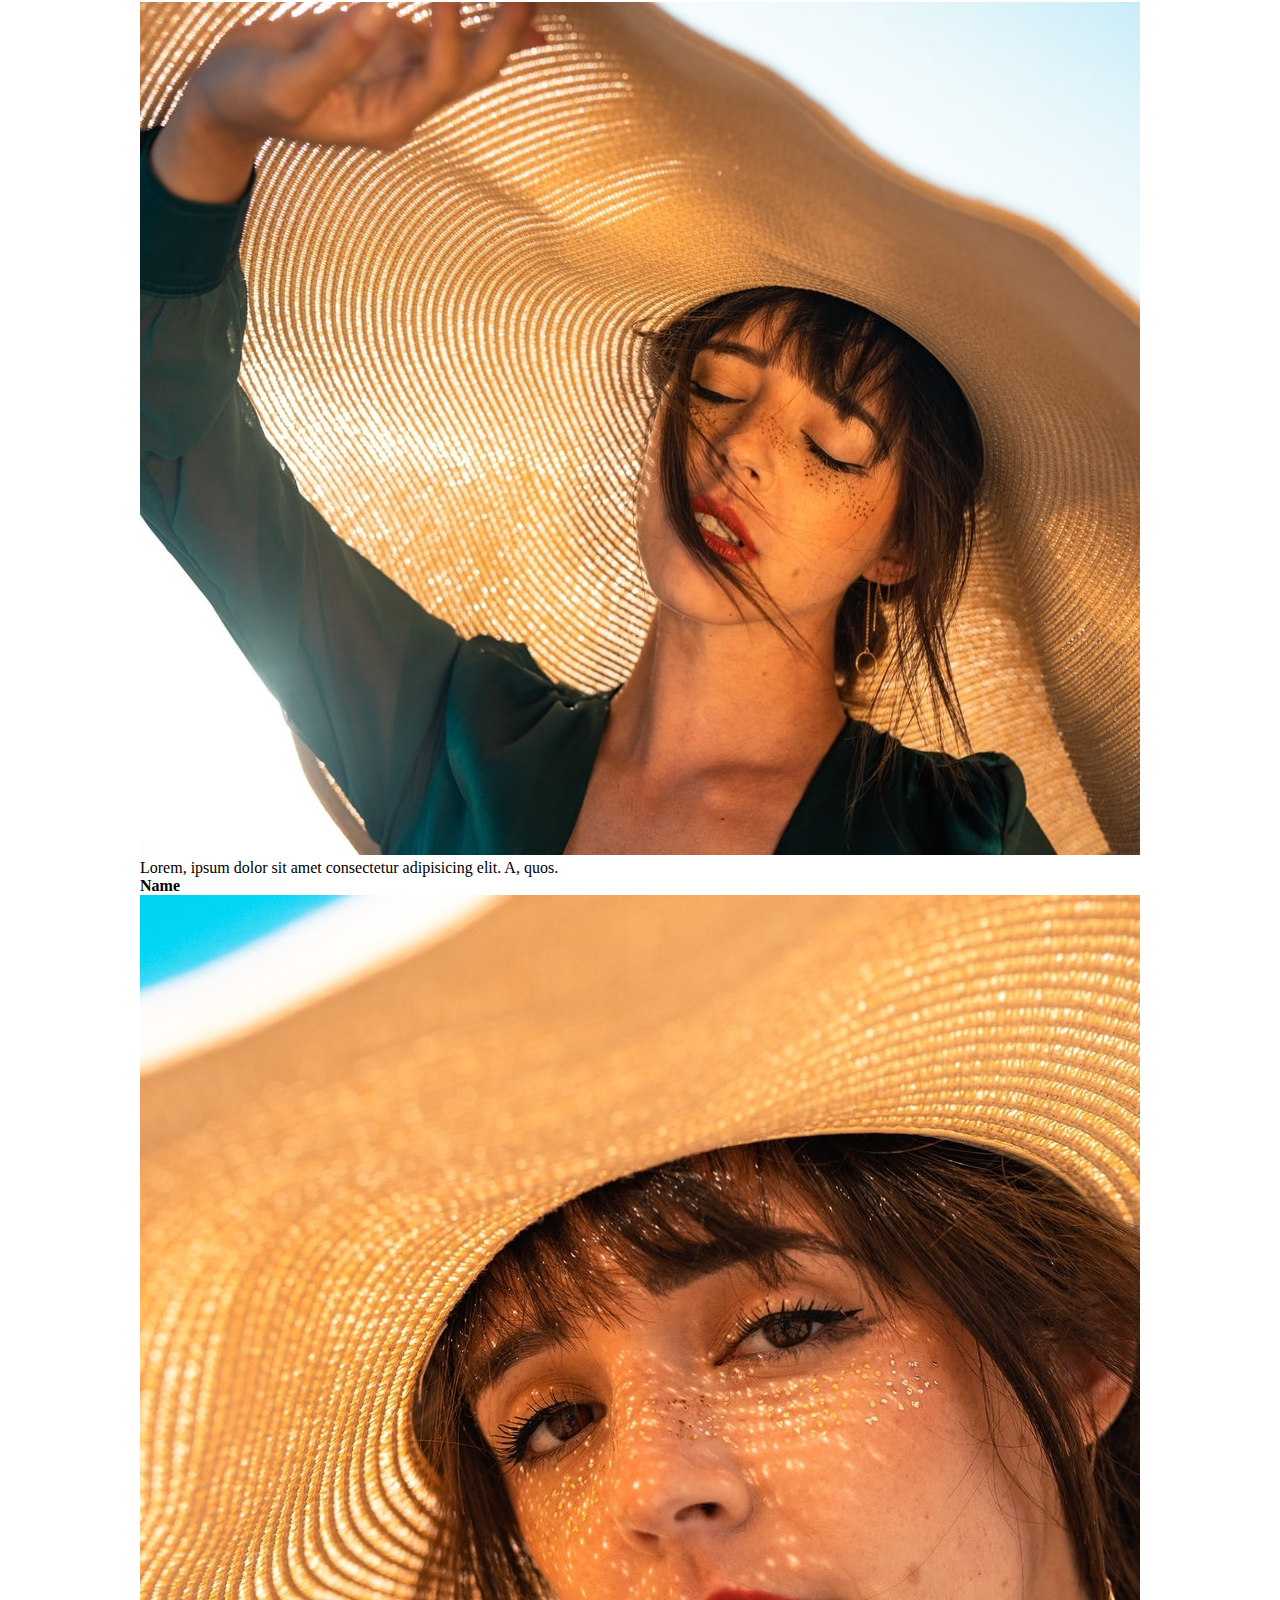
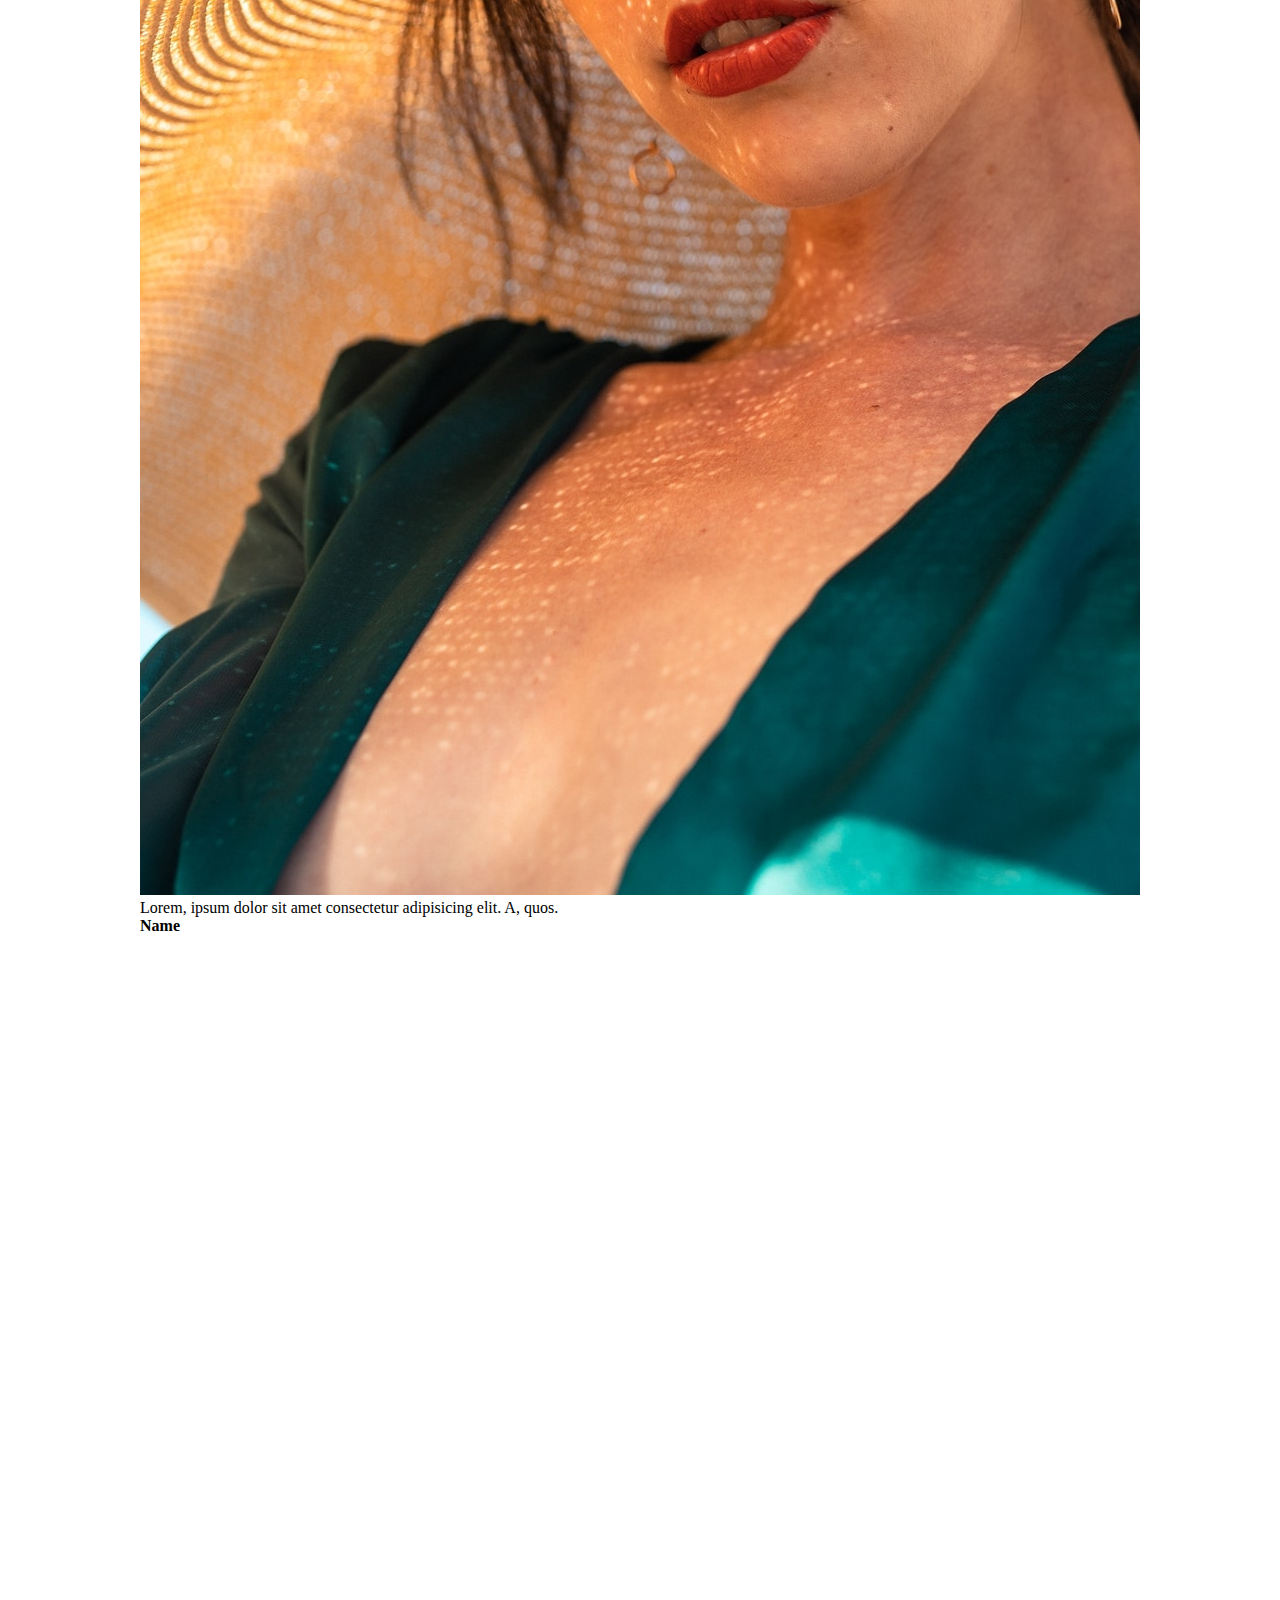
<file: PracticaWeb/index.html>
<!DOCTYPE html>
<html lang="es">

<head>
    <meta charset="UTF-8">
    <meta name="viewport" content="width=device-width, initial-scale=1.0">
    <title>Pagina Web AlexCG</title>
    <link rel="shortcut icon" href="./img/alexcgdesign.png" type="image/x-icon">
    <link rel="stylesheet" href="./style.css">

</head>

<body>

    <header>
        <nav>
            <a href="">Inicio</a>
            <a href="">Acerca de</a>
            <a href="">Portafolio</a>
            <a href="">Servicios</a>
            <a href="">Contacto</a>
        </nav>

        <section class="texto-header">
            <h1>Potencia tus ventas al menos un 200%</h1>
            <h2>Con una pagina web potente</h2>
        </section>
        <div class="wave" style="height: 150px; overflow: hidden;"><svg viewBox="0 0 500 150" preserveAspectRatio="none"
                style="height: 100%; width: 100%;">
                <path d="M0.00,49.85 C150.00,149.60 349.20,-49.85 500.00,49.85 L500.00,149.60 L0.00,149.60 Z"
                    style="stroke: none; fill: #fff;"></path>
            </svg></div>

    </header>

    <main>
        <section class="contenedor sobre-nosotros">
            <h2 class="titulo">Nuestro Producto</h2>
            <div class="contenedor-sobre-nosotros">
                <img src="img/ilustracion2.svg" alt="" class="imagen-about-us">
                <div class="contenido-textos">
                    <h3><span>1</span>Los mejores productos</h3>
                    <p>Lorem, ipsum dolor sit amet consectetur adipisicing elit. Autem exercitationem rerum nulla quod
                        nemo,
                        at modi consectetur excepturi quos vel sequi nesciunt perferendis omnis eveniet labore
                        accusantium
                        veniam laborum velit.</p>
                    <h3><span>2</span>Los mejores productos</h3>
                    <p>Lorem, ipsum dolor sit amet consectetur adipisicing elit. Autem exercitationem rerum nulla quod
                        nemo,
                        at modi consectetur excepturi quos vel sequi nesciunt perferendis omnis eveniet labore
                        accusantium
                        veniam laborum velit.</p>
                </div>
            </div>
        </section>

        <section class="portafolio">
            <div class="contenedor">
                <h2 class="titulo">portafolio</h2>
                <div class="galeria-port">
                    <div class="imagen-port">
                        <img src="img/img1.jpg" alt="">
                        <div class="hover-galeria">
                            <img src="img/icono1.png" alt="">
                            <p>Nuestro Trabajo</p>
                        </div>
                    </div>
                    <div class="galeria-port">
                        <div class="imagen-port">
                            <img src="img/img2.jpg" alt="">
                            <div class="hover-galeria">
                                <img src="img/icono1.png" alt="">
                                <p>Nuestro Trabajo</p>
                            </div>
                        </div>
                        <div class="galeria-port">
                            <div class="imagen-port">
                                <img src="img/img3.jpg" alt="">
                                <div class="hover-galeria">
                                    <img src="img/icono1.png" alt="">
                                    <p>Nuestro Trabajo</p>
                                </div>
                            </div>
                            <div class="galeria-port">
                                <div class="imagen-port">
                                    <img src="img/img4.jpg" alt="">
                                    <div class="hover-galeria">
                                        <img src="img/icono1.png" alt="">
                                        <p>Nuestro Trabajo</p>
                                    </div>
                                </div>
                                <div class="galeria-port">
                                    <div class="imagen-port">
                                        <img src="img/img5.jpg" alt="">
                                        <div class="hover-galeria">
                                            <img src="img/icono1.png" alt="">
                                            <p>Nuestro Trabajo</p>
                                        </div>
                                    </div>
                                    <div class="galeria-port">
                                        <div class="imagen-port">
                                            <img src="img/img6.jpg" alt="">
                                            <div class="hover-galeria">
                                                <img src="img/icono1.png" alt="">
                                                <p>Nuestro Trabajo</p>
                                            </div>
                                        </div>
                                        <div class="galeria-port">
                                            <div class="imagen-port">
                                                <img src="img/img7.jpg" alt="">
                                                <div class="hover-galeria">
                                                    <img src="img/icono1.png" alt="">
                                                    <p>Nuestro Trabajo</p>
                                                </div>
                                            </div>
                                            <div class="galeria-port">
                                                <div class="imagen-port">
                                                    <img src="img/img8.jpg" alt="">
                                                    <div class="hover-galeria">
                                                        <img src="img/icono1.png" alt="">
                                                        <p>Nuestro Trabajo</p>
                                                    </div>
                                                </div>
                                            </div>
                                        </div>
        </section>

        <section class="clientes contenedor">
            <h2 class="titulo">Que dicen nuestros clientes</h2>
            <div class="cards">
                <div class="card">
                    <img src="img/face1.jpg" alt="">
                    <div class="contenido-texto-card">
                        <p>Lorem, ipsum dolor sit amet consectetur adipisicing elit. A, quos.</p>
                        <h4>Name</h4>
                    </div>
                </div>
                < class="cards">
                    <div class="card">
                        <img src="img/face1.jpg" alt="">
                        <div class="contenido-texto-card">
                            <p>Lorem, ipsum dolor sit amet consectetur adipisicing elit. A, quos.</p>
                            <h4>Name</h4>
                        </div>

                    </div>
                    <div class="cards">
                        <div class="card">
                            <img src="img/face2.jpg" alt="">
                            <div class="contenido-texto-card">
                                <p>Lorem, ipsum dolor sit amet consectetur adipisicing elit. A, quos.</p>
                                <h4>Name</h4>
                            </div>

                        </div>

                    </div>
        </section>

        <section class="about-services">
            <div class="contenedor">
                <h2 class="titulo">Nuestros servicios</h2>
                <div class="servicio-cont">
                    <div class="servicio-ind">
                        <img src="img/ilustracion1.svg" alt="">
                        <h3>name</h3>
                        <p>Lorem ipsum dolor sit amet consectetur adipisicing elit. Accusamus, ratione.</p>
                    </div>
                    <div class="servicio-ind">
                        <img src="img/ilustracion4.svg" alt="">
                        <h3>name</h3>
                        <p>Lorem ipsum dolor sit amet consectetur adipisicing elit. Accusamus, ratione.</p>
                    </div>
                    <div class="servicio-ind">
                        <img src="img/ilustracion3.svg" alt="">
                        <h3>name</h3>
                        <p>Lorem ipsum dolor sit amet consectetur adipisicing elit. Accusamus, ratione.</p>
                    </div>
                </div>
            </div>
        </section>
    </main>
    <footer>
        <div class="contenedor-footer">
            <div class="contet-foo">
                <h4>Phone</h4>
                <p>56252662</p>
            </div>
            <div class="contet-foo">
                <h4>Email</h4>
                <p>56252662</p>
            </div>
            <div class="contet-foo">
                <h4>Location</h4>
                <p>56252662</p>
            </div>
        </div>
        <h2 class="titulo-final">&copy; AlexCG Desing | Jordan Alenxander</h2>
    </footer>
</body>

<


<html>
</file>
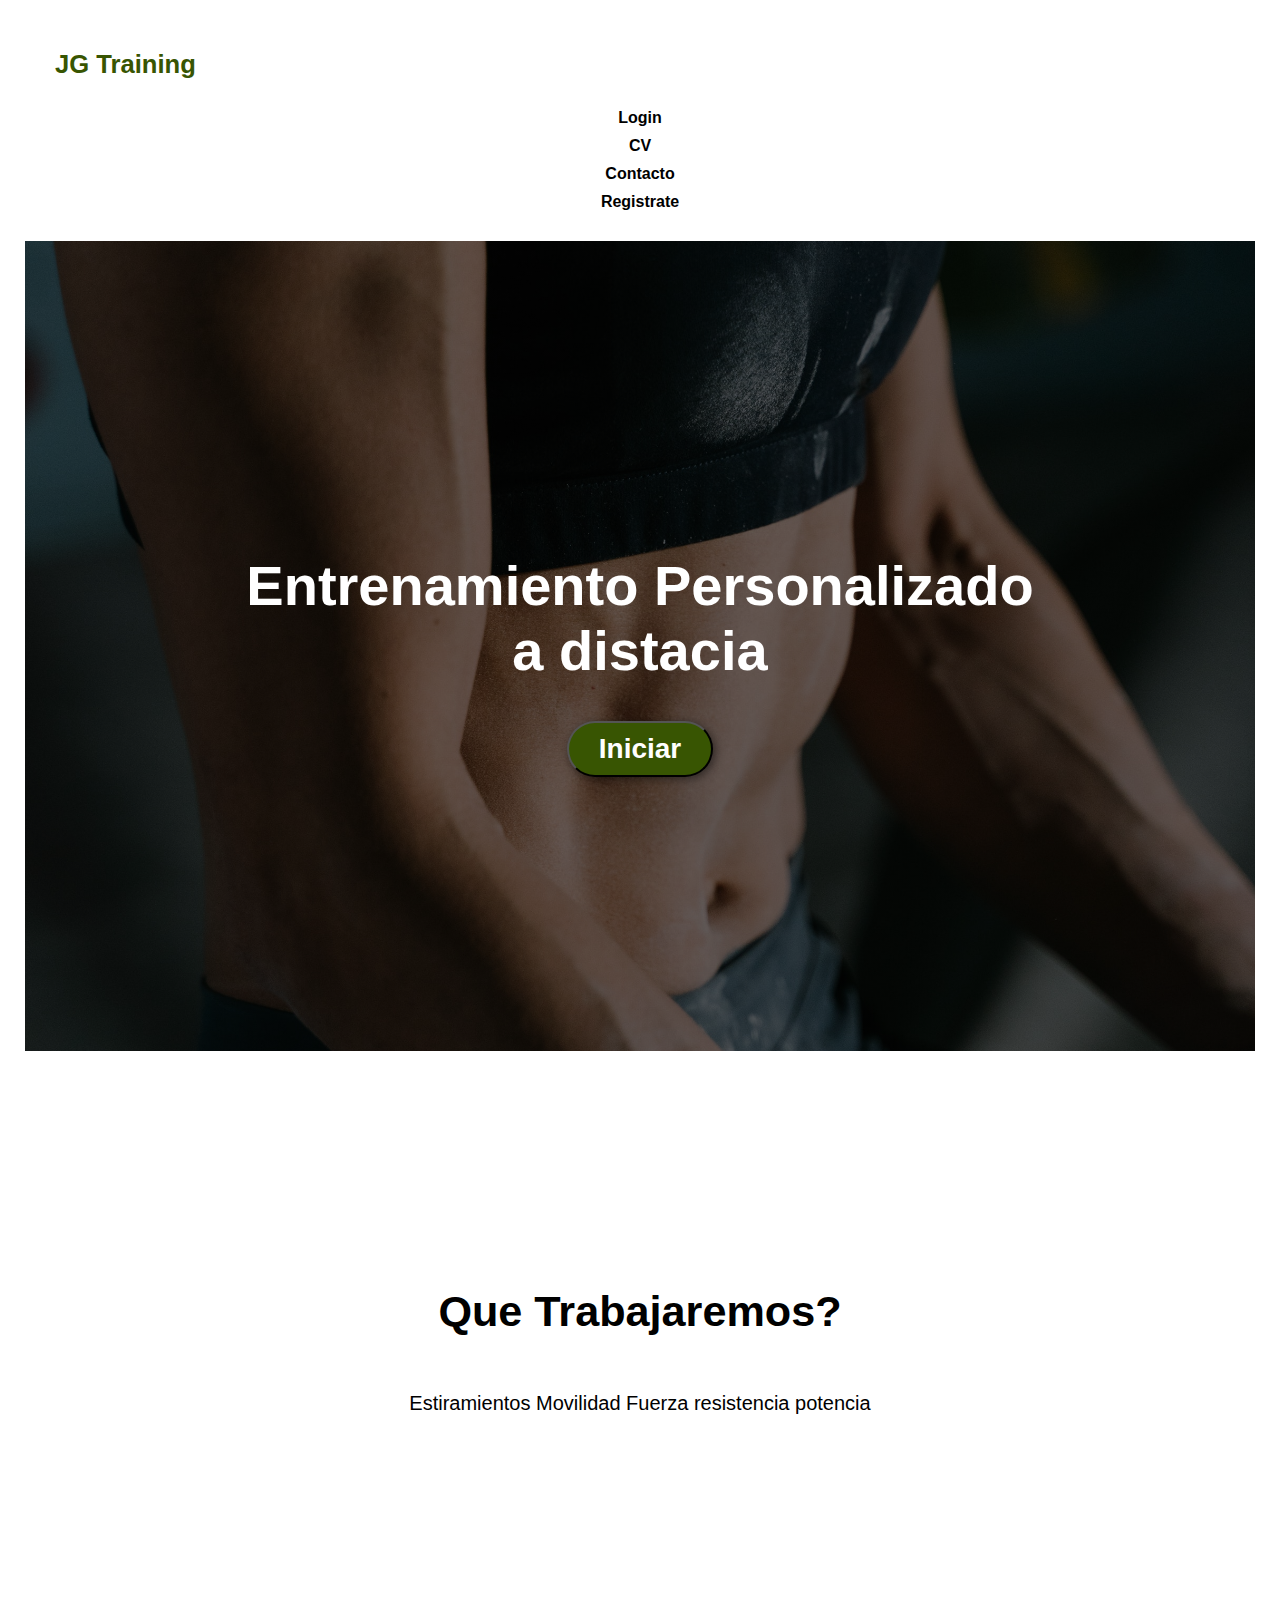
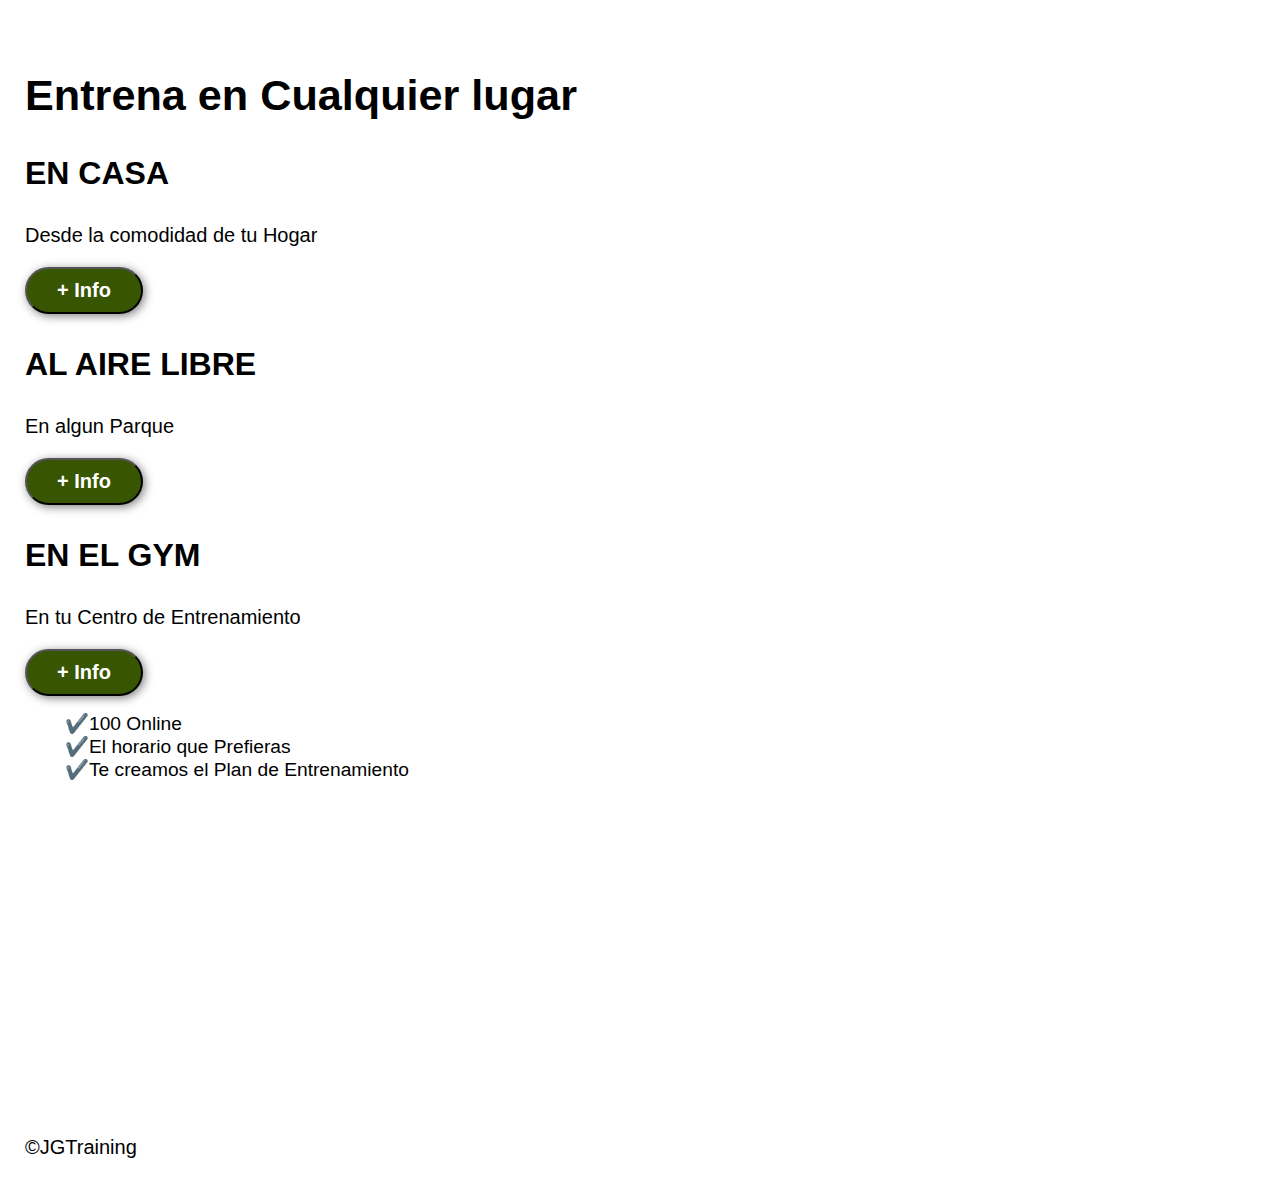
<file: ProyectoPersonal/index.html>
<!DOCTYPE html>
<html lang="en">

<head>
    <meta charset="UTF-8">
    <meta name="viewport" content="width=device-width, initial-scale=1.0">
    <link rel="preload" href="style.css" as="style">
    <link href="./style.css" rel="stylesheet">

    <title>Tu Entrenamiento Online</title>
</head>

<body>
    <!-- encabezado -->
    <header>
        <div class="contenedor">
            <p class="logo">JG Training</p>
            <nav>
                <a href="">Login</a>
                <a href="">CV</a>
                <a href="">Contacto</a>
                <a href="">Registrate</a>
            </nav>
        </div>
    </header>

    <!-- BANNER -->

    <section id="banner">
        <h1>Entrenamiento Personalizado <br>a distacia</h1>
        <button>Iniciar</button>
    </section>

    <!-- 1 seccion -->

    <section id="entrenaonline">
        <div class="contenedor">
            <div class="img-contenedor"></div>
            <div class="texto">
                <h2>Que Trabajaremos?</h2>
                <p>Estiramientos
                    Movilidad
                    Fuerza
                    resistencia
                    potencia
                </p>
                <div class="galeria"></div>
            </div>
        </div>
    </section>

    <!-- 2 seccion  -->

    <section id="en cualquier lugar">
        <div class="contenedor">
            <h2>Entrena en Cualquier lugar</h2>
            <div class="cualquierlugar">

                <div class="carta">
                    <h3>EN CASA</h3>
                    <p>Desde la comodidad de tu Hogar</p>
                    <button>+ Info</button>
                </div>
                <div class="carta">
                    <h3>AL AIRE LIBRE</h3>
                    <p>En algun Parque</p>
                    <button>+ Info</button>
                </div>
                <div class="carta">
                    <h3>EN EL GYM</h3>
                    <p>En tu Centro de Entrenamiento</p>
                    <button>+ Info</button>
                </div>
            </div>
        </div>
    </section>

    <!-- 3 seccion  -->

    <section id="caracteristicas">
        <div class="contenedor">
            <ul>
                <li> ✔️100 Online</li>
                <li> ✔️El horario que Prefieras</li>
                <li> ✔️Te creamos el Plan de Entrenamiento</li>
            </ul>
        </div>
    </section>

    <!-- 4 seccion  -->

    <section class="video contenedor">
        <iframe width="560" height="315" src="https://www.youtube.com/embed/JnDu110SBN0?si=Fxh0lwNvtAFxJeLd" title="YouTube video player" frameborder="0" allow="accelerometer; autoplay; clipboard-write; encrypted-media; gyroscope; picture-in-picture; web-share" allowfullscreen></iframe>
    </section>

    <!-- pie de pagina -->
    <footer>
        <div class="contenedor">
            <p>&copy;JGTraining</p>
        </div>
    </footer>



</body>

</html>
</file>
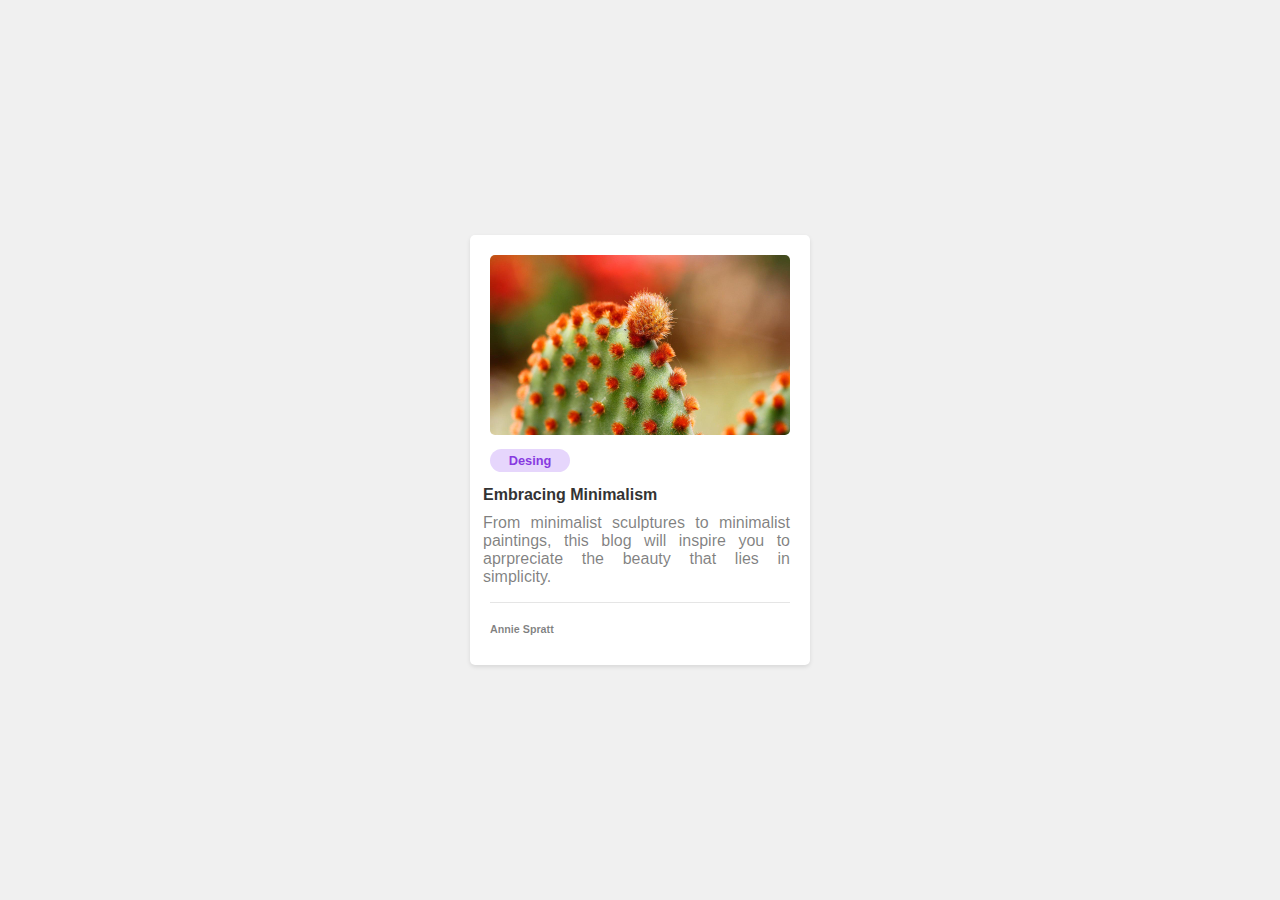
<file: TARJETADEBLOG/index.html>
<!DOCTYPE html>
<html lang="es">
<head>
    <meta charset="UTF-8">
    <meta name="viewport" content="width=device-width, initial-scale=1.0">
    <link rel="stylesheet" href="style.css">
    <title>Mi Blog</title>
</head>
<body>
    <div class="tarjeta contededor">
        
        <img src="img/58fe09d8a29fe.jpeg" alt="Imagen del artículo">
        <div class="etiqueta">Desing</div>
        <h2>Embracing Minimalism</h2>
        <p>From minimalist sculptures to minimalist paintings, this blog will inspire you to aprpreciate the beauty that lies in simplicity.</p> 
        <h6>Annie Spratt</h6>
        
    </div>
</body>
</html>
</file>
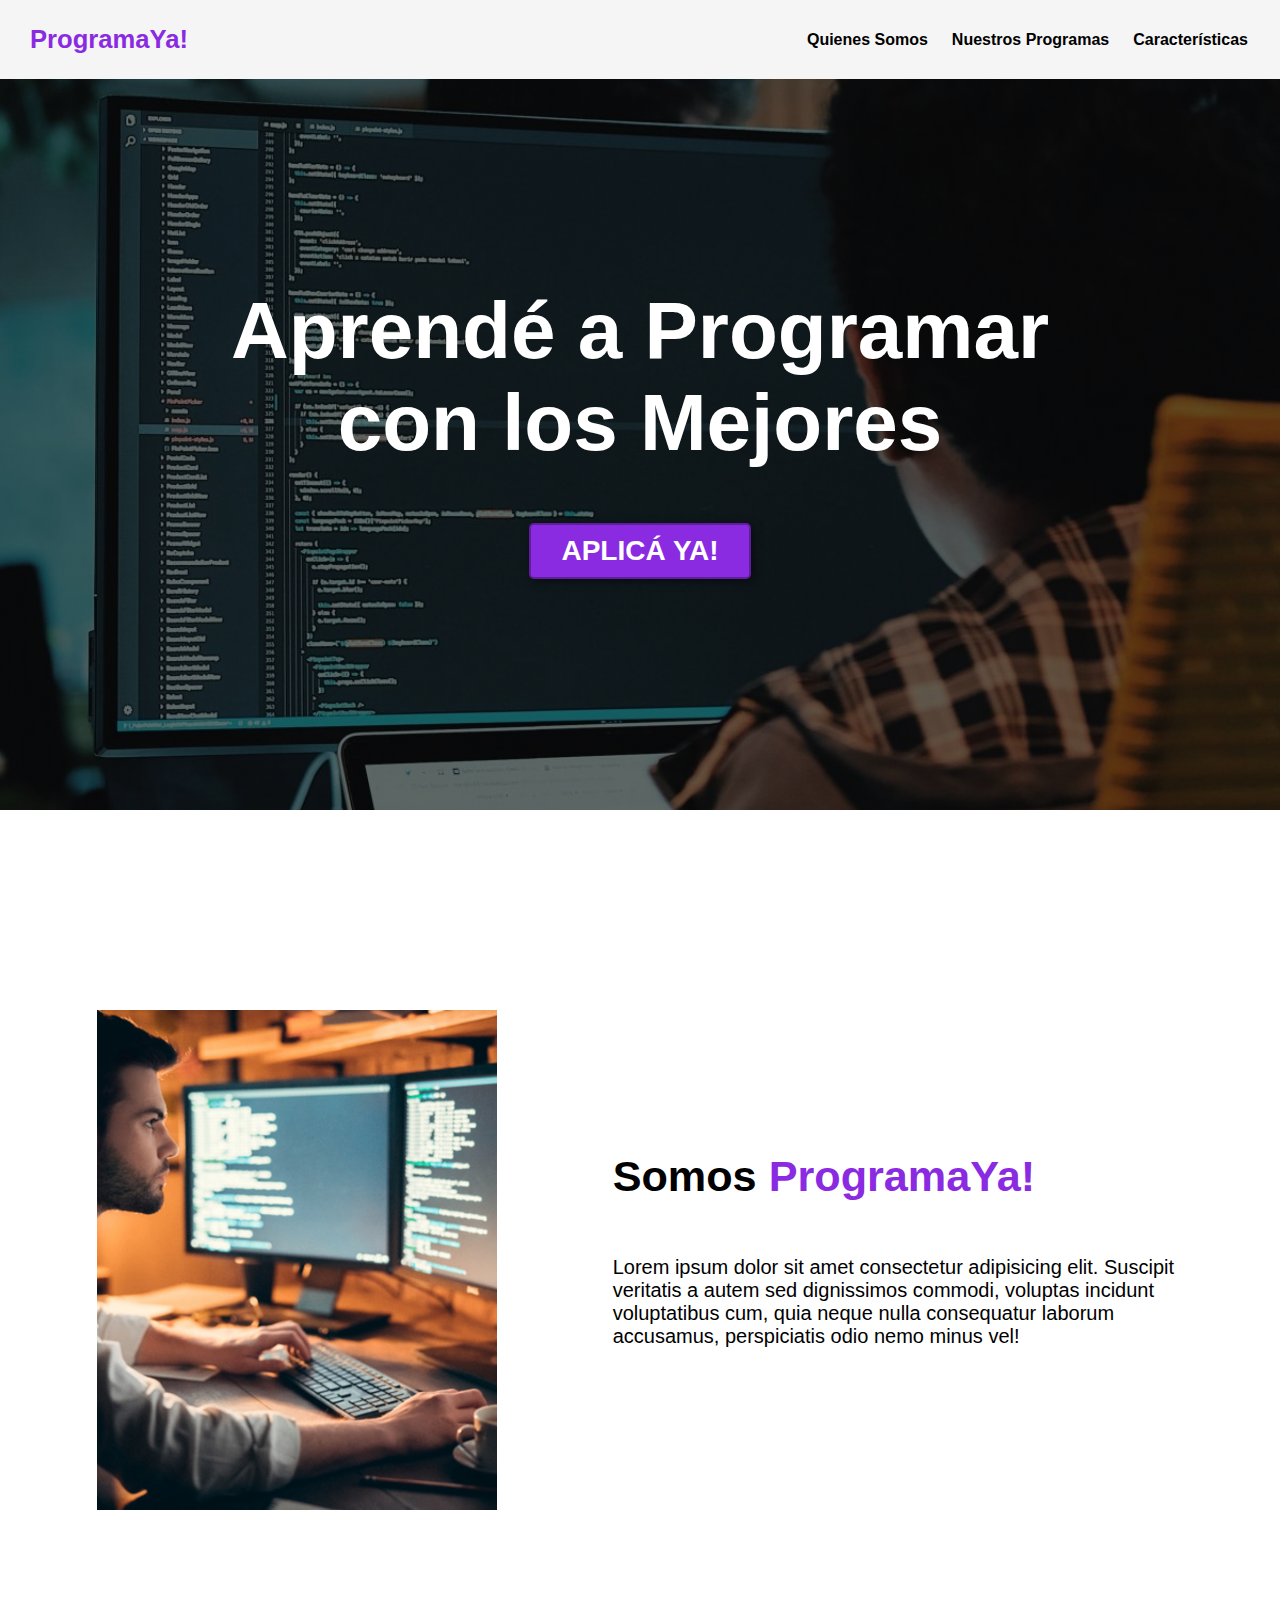
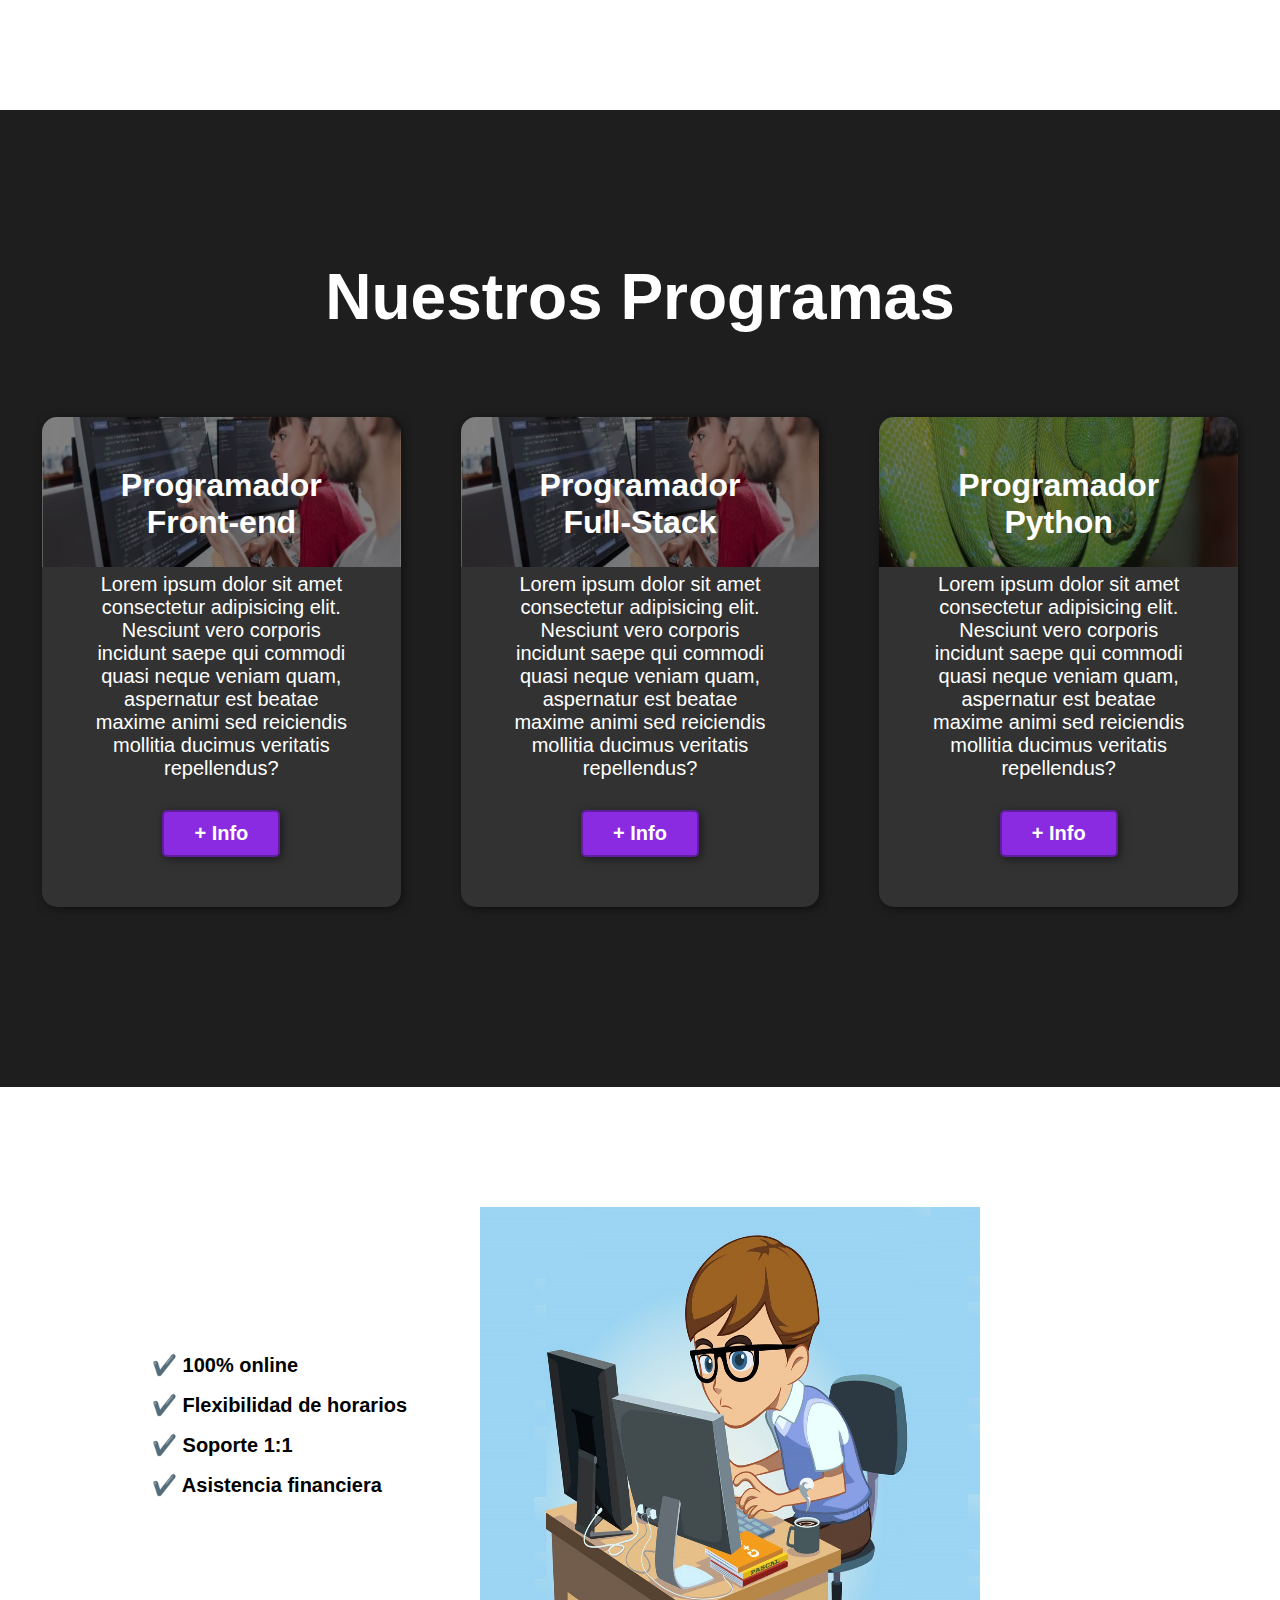
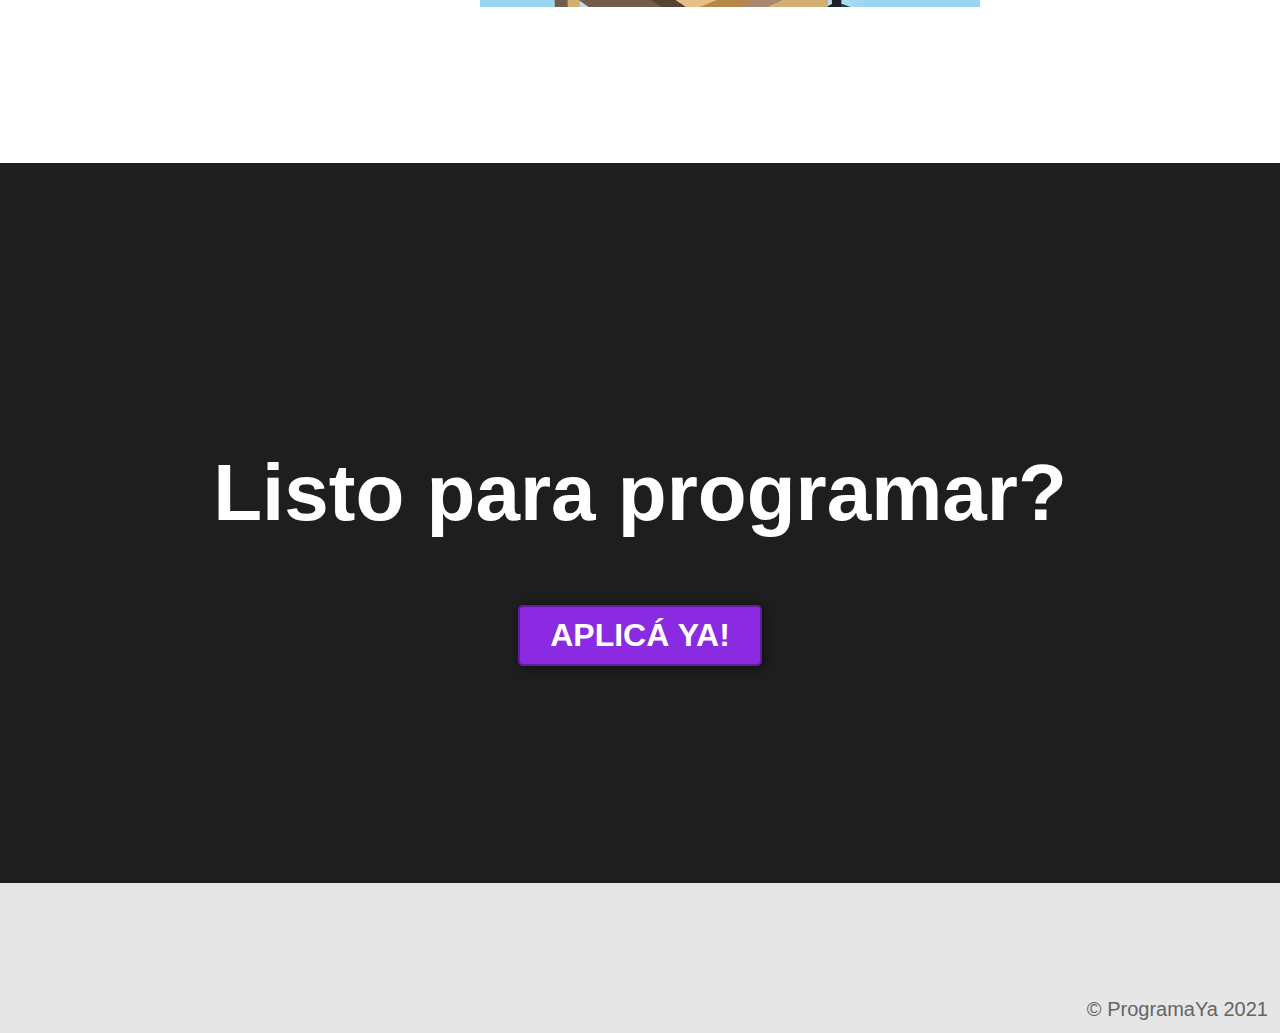
<file: Web1/index.html>
<!DOCTYPE html>
<html lang="en">
<head>
    <title>ProgramaYa!</title>
    <link rel="stylesheet" href="./style.css">
</head>
<body>
    <header>
        <div class="container">
            <p class="logo">ProgramaYa!</p>
            <nav>
                <a href="#somos-proya">Quienes Somos</a>
                <a href="#nuestros-programas">Nuestros Programas</a>
                <a href="#caracteristicas">Características</a>
            </nav>
        </div>
    </header>

    <section id="hero">
        <h1>Aprendé a Programar <br>con los Mejores</h1>
        <button>APLICÁ YA!</button>
    </section>

    <section id="somos-proya">
        <div class="container">
            <div class="img-container"></div>
            <div class="texto">

                <h2>Somos <span class="color-acento">ProgramaYa!</span></h2>
                <p>Lorem ipsum dolor sit amet consectetur adipisicing elit. Suscipit veritatis a autem sed dignissimos commodi, voluptas incidunt voluptatibus cum, quia neque nulla consequatur laborum accusamus, perspiciatis odio nemo minus vel!</p>
            </div>
        </div>
    </section>

    <section id="nuestros-programas">
        <div class="container">
            <h2>Nuestros Programas</h2>
            <div class="programas">
                <div class="carta">
                    <h3>Programador Front-end</h3>
                    <p>Lorem ipsum dolor sit amet consectetur adipisicing elit. Nesciunt vero corporis incidunt saepe qui commodi quasi neque veniam quam, aspernatur est beatae maxime animi sed reiciendis mollitia ducimus veritatis repellendus?</p>
                    <button>+ Info</button>
                </div>
                <div class="carta">
                    <h3>Programador Full-Stack</h3>
                    <p>Lorem ipsum dolor sit amet consectetur adipisicing elit. Nesciunt vero corporis incidunt saepe qui commodi quasi neque veniam quam, aspernatur est beatae maxime animi sed reiciendis mollitia ducimus veritatis repellendus?</p>
                    <button>+ Info</button>
                </div>
                <div class="carta">
                    <h3>Programador Python</h3>
                    <p>Lorem ipsum dolor sit amet consectetur adipisicing elit. Nesciunt vero corporis incidunt saepe qui commodi quasi neque veniam quam, aspernatur est beatae maxime animi sed reiciendis mollitia ducimus veritatis repellendus?</p>
                    <button>+ Info</button>
                </div>  
            </div>
        </div>
    </section>

    <section id="caracteristicas">
        <div class="container">
            <ul>
                <li>✔️ 100% online</li>
                <li>✔️ Flexibilidad de horarios</li>
                <li>✔️ Soporte 1:1</li>
                <li>✔️ Asistencia financiera</li>
            </ul>
        </div>
    </section>

    <section id="final">
        <h2>Listo para programar?</h2>
        <button>APLICÁ YA!</button>
    </section>

    <footer>
        <div class="container">
            <p>&copy; ProgramaYa 2021</p>
        </div>
    </footer>
</body>
</html>
</file>
<file: Aprendiendoccs/style.css>
*{
    margin: 0px;
    padding: 0px;
}

body{
    background-color: lightgray;
    font-family: Georgia, 'Times New Roman', Times, serif

}

#container{
    /* width: 70%; */
    width: 1100px;
    margin: 0px auto;
    border: 1px solid black;
}

header{
    background-color: red;
    height: 100px;
    width: 100%;
    text-align: center;
    line-height: 100px;
    color: white;
    border-bottom: 3px dashed black;
}

nav{
    background: lightblue;
    height: 50px;
    border-bottom: 1px solid black;
}

    nav ul li{
        float: left;
        list-style: none;
        margin: 10px;
        line-height: 30px;
    }

    .clearfix{
        clear: both;
    }

    #content{
        float: left;
        width: calc(80% - 80px);
        min-height: 500px;
        background: green;
        padding: 40px;
    }

    .article{
        color: white;
        margin-top: 15px;
        margin-bottom: 15px;
        border-bottom: 1px solid #eee;
        padding-bottom: 10px;
        
    }

    .article:first-child{
        border-top: 1px solid #eee;
        padding-top: 10px;
    }

    .article h2{
        font-size: 25px; 
    }
    aside{
        float: left;
        width: calc(20% - 20px);
        background: orange;
        min-height: 500px;
        padding-left: 10px;
        padding-right: 10px;
        padding-top: 50px;

    }

    footer{
        background: black;
        color: white;
        text-align: center;
        height: 50px;
        line-height: 50px;

    }
</file>
<file: ejercicioselectores/style.css>
/* Selector de elementos*/
h1{
    color: green;
    text-transform: uppercase;
    text-align: center;
    font-size: 4rem;
}

/* Selector de clase */

    .seccion2{
        color: red;
        text-transform: lowercase;
        text-align: center;
        font-size: 5rem;
    }

/* Selector de ID */

#seccion3{
    color: blue;
text-transform: uppercase;
text-align: center;
font-size: 6rem;
}

/* Selector de Atributo */
[src= "../proyectoinicio/img/Logo-Adecco.png"]{
    margin: 500px;
}

/* Selector de Cadena Descendente */
.seccion5 h4{
    color: pink;
    text-transform: uppercase;
    text-align: center;
    font-size: 3rem;
}

/* Selector de todos los hijos */

.seccion6>h5{
    color: yellow;
    text-transform: uppercase;
    text-align: center;
    font-size: 4rem;
}

/* Selector Multiple */

.seccion7>h3, .seccion7 h6{
    color: purple;
    text-transform: uppercase;
    text-align: center;
    font-size: 2rem;

}

.fondo-amarillo{
    height: 300px;
    background-color: yellow;
} 

.fondo-azul{
    height: 100px;
    background-color: blue;
}
</file>
<file: PontealDia/style.css>
/* EJERCICIO CADENA DESCENDE Y TODOS LOS HIJOS  */

.CADENADESCENDENTE h2{
   background-color: blue;
   height: 100px;
}


.todosloshijos>div>h2{
   background-color: red;
   height: 100px;
}


/* EJERCICIO MARGIN Y PADDING  */

.mar{
   height: 200px;
   background-color: yellow;
   margin: 50px;
}

.pad{
   height: 200px;
   background-color: green;
   padding: 50px;
}


.ejercicioaquari{

   height: 500px;
   text-align: center;
   border: 2px solid;
}

@media (max-width:350px) {

   .ejercicioaquari { background-color: green;}
}
@media (max-width:616px) and (min-width: 350px) {

   .ejercicioaquari { background-color: red;}
}@media (max-width:933px) and (min-width: 616px)  {

   .ejercicioaquari { background-color: blue;}
}@media (max-width:1131px)and (min-width: 933px) {

   .ejercicioaquari { background-color: yellow;}
}






/* EJERCICIO DISPLAYS INLINE Y BLOCK  */

.seccionDisplays>p{
   background-color: orange;
}
.seccionDisplays a{
   background-color: blue;
}
.seccionDisplays h1{
   background-color: red;
}
.seccionDisplays h3{
   background-color: yellow;
}
.seccionDisplays h6{
   background-color: green;
}
.seccionDisplays div{
   background-color: black;
}



.seccionDisplaysCambio>p{
   background-color: orange;
   display: inline;
}
.seccionDisplaysCambio a{
   background-color: blue;
   display: block;
}
.seccionDisplaysCambio h1{
   background-color: red;
   display: inline;
}
.seccionDisplaysCambio h3{
   background-color: yellow;
   display: inline;
}
.seccionDisplaysCambio h6{
   background-color: green;
   display: inline; 
}
.seccionDisplaysCambio div{
   background-color: black;
   display: inline;
}
.seccionDisplaysCambio>div>p{
   display: inline;
}

/* EJERCICIO 1 */
.porcentajes{
   display: flex;
}
.seccionP1{
   width: 20%;
   border:2px solid black;
   text-align: center;
}
.seccionP2{
   width: 30%;
   border:2px solid black;
   text-align: center;
}
.seccionP3{
   width: 50%;
   border:2px solid black;
   text-align: center;
}

/* EJERCICIO 2 */

.altura {
   display: flex;
   flex-direction: column;
}

.altura1 {
   height: 100px;
   background-color: blue;
}

.altura2 {
   height: 200px;
   background-color: green;
}

.ejemplo3{
   display: flex;
}

.primerdiv{
   width: 40%;
   background-color: cadetblue;
}

.segundodiv{
   display: flex;
   width: 60%;
   background-color: hotpink;
}

.segundodiv .parrafo1{
   width: 30%;
   background-color: bisque;
}

.segundodiv .parrafo2{
   width: 70%;
   background-color: brown;
}

/* EJERCICIO PARA PRACTICAR MEDIA QUERIES */

/* CREAR UNA SECCION DE 500PX DE ALTURA CON LAS SIGUIENTES RESTRICCIONES

MENOS DE 350PX 
COLOR FONDO VERDE

MENOS DE 616PX Y MAYOR DE 350PX 
COLOR FONDO ROJO

MENOS DE 933PX Y MAYOR DE 616PX 
COLOR FONDO AZUL

MENOS DE 1131PX Y MAYOR DE 933PX 
COLOR FONDO AMARILLO

MAYOR DE 1131PX 
COLOR FONDO MARRON */

/* EJERCICO CON RELATIVE Y ABSOLUTE  */

.ejercicioAR{
   height: 500px;
   /* background-image: linear-gradient(to right,red 50%, blue 55%, green 90%); */
/* 
   background: rgba(147,206,222,1);
background: -moz-linear-gradient(-45deg, rgba(147,206,222,1) 0%, rgba(121,191,211,1) 36%, rgba(117,189,209,1) 41%, rgba(73,165,191,1) 59%);
background: -webkit-gradient(left top, right bottom, color-stop(0%, rgba(147,206,222,1)), color-stop(36%, rgba(121,191,211,1)), color-stop(41%, rgba(117,189,209,1)), color-stop(59%, rgba(73,165,191,1)));
background: -webkit-linear-gradient(-45deg, rgba(147,206,222,1) 0%, rgba(121,191,211,1) 36%, rgba(117,189,209,1) 41%, rgba(73,165,191,1) 59%);
background: -o-linear-gradient(-45deg, rgba(147,206,222,1) 0%, rgba(121,191,211,1) 36%, rgba(117,189,209,1) 41%, rgba(73,165,191,1) 59%);
background: -ms-linear-gradient(-45deg, rgba(147,206,222,1) 0%, rgba(121,191,211,1) 36%, rgba(117,189,209,1) 41%, rgba(73,165,191,1) 59%);
background: linear-gradient(135deg, rgba(147,206,222,1) 0%, rgba(121,191,211,1) 36%, rgba(117,189,209,1) 41%, rgba(73,165,191,1) 59%);
filter: progid:DXImageTransform.Microsoft.gradient( startColorstr='#93cede', endColorstr='#49a5bf', GradientType=1 );
*/

   position: relative;
}

.ejercicioAR div{
   width: 40px;
   height: 40px;
   background-color: red;
   position: absolute;
   bottom: 100px;
   right: 200px;
   box-shadow: 51px 33px 76px -15px rgba(0,0,0,0.9);
 }


   /* .ejerciciogrid div{
      border: 1px solid black;
   }

   .ejerciciogrid{
      display: grid;
      grid-template-columns: 20% 30% 50%;
      grid-template-rows: 200px 100px;
   } */



   .ejerciciogrid1 div{
      border: 1px solid black;  
   }

   .ejerciciogrid1{
      display: grid;
      /* grid-template-columns:80% 100px; */
      grid-template-columns: 1fr 3fr ;
      grid-template-rows:  50px 300px 100px 200px;
   }

   .ejerciciogrid2 div{
      border: 1px solid black;
   }

   .ejerciciogrid2{
      display: grid;
      height: 500px;
      grid-template-columns: 100fr 300fr 200fr 150fr ;
      grid-template-rows:  5fr 15fr 16fr 7fr ;
   }


   .ejerciciorepeat div{
      border:  1px solid red;
   }

   .ejerciciorepeat{
      display: grid;
      height: 300px;
      /* grid-template-columns: 1fr 1fr;
      grid-template-rows: 2fr 2fr; */
      grid: 2fr 1fr/ 1fr 1fr;
      /* column-gap: 10px;
      row-gap: 10px ; */
      gap: 20px;
   }

   .repaso div{
      border: 1px solid black;
      background-color: aqua;
      
   }

   .repaso{
      display: grid;
      grid-template-columns: 1fr 1fr;
      grid-template-rows: 1fr 1fr 1fr;
      height: 600px;
      
   }

   .ultimodiv{
      grid-column: 1/3;
      grid-row: 3/4;
   }

   .repaso2 div{
      border: 2px solid black;
    background-color: blueviolet;

   }

   .repaso2{
      display: grid;
      grid-template-columns:1fr 1fr 1fr ;
      grid-template-rows:  1fr 1fr 1fr;
      height: 900px;
   }

   .cuadro1{
      grid-column: 1/3;
      grid-row: 3/5;
   }

   .cuadro2{
      grid-column: 2/4;
      grid-row: 2/3;
   }

   .cuadro3{
      grid-column: 3/4;
      grid-row: 1/2;
   }

   .cuadro4{
      grid-column: 3/4;
      grid-row: 3/4;

   }

   .cuadro5{
      grid-column: 1/2;
      grid-row: 1/3;
   }

   .repaso3 div{
      border: 3px solid black;
      background-color: greenyellow;
      display: flex;
      justify-content: center;
      align-items: center;
   }

   .repaso3{
      display: grid;
      grid-template-columns:1fr 1fr 1fr 1fr ;
      grid-template-rows:  100px 200px 100px 100px;
      
      
   }

   .primero{
      grid-column: 4/5;
      grid-row: 1/3;
   }
   .segundo{
      grid-column: 3/4;
      grid-row: 1/3;
   }

   .tercero{
      grid-column: 2/5;
      grid-row: 3/5;
   }

   .cuarto{
      grid-column: 1/2;
      grid-row: 2/5;
   }

   .quinto{
      grid-column: 1/3;
      grid-row: 1/2;
   }
</file>
<file: PracticaWeb/style.css>
*{
    margin: 0;
    padding: 0;
    box-sizing: border-box;
}

body{
font-family: 'open sans';

}

.contenedor{
    padding: 60% 0;
    width: 90%;
    max-width: 1000px;
    margin: auto;
    overflow: hidden;
}

.titulo{
    color: #642a73;
    font-size: 30px;
    text-align: center;
    margin-bottom: 60px;
}

/* header */

 header{
    width: 100%;
    height: 600px;
    background: #bc4e9c;  
    /* fallback for old browsers */
background: -webkit-linear-gradient(to right, hsla(340, 95%, 50%, 0.588), hsla(317, 45%, 52%, 0.61)), url(img/portada.jpg);  
 /* Chrome 10-25, Safari 5.1-6 */
background: linear-gradient(to right, hsla(340, 95%, 50%, 0.588), hsla(317, 45%, 52%, 0.61)), url(img/portada.jpg); 
/* W3C, IE 10+/ Edge, Firefox 16+, Chrome 26+, Opera 12+, Safari 7+ */
background-size: cover;
background-attachment: fixed;
position: relative;
}

nav{
    text-align: right;
    padding: 30px 50px 0 0;
}

nav > a{
    color: #fff;
    font-weight: 300;
    text-decoration: none;
    margin-right: 10px;
}

nav > a:hover{
    text-decoration: underline;
}

header .texto-header{
    display: flex;
    height: 430px;
    width: 100%;
    align-items: center;
    justify-content: center;
    flex-direction: column;
    text-align: center;
}

.texto-header h1{
    font-size: 50px;
    color: #fff;
}

.texto-header h2{
    font-size: 30px;
    font-weight: 300;
    color: #fff;
}

.wave{
    position: absolute;
    bottom: 0;
    width: 100%;
}

/* about us */

.contenedor-sobre-nosotros{
    display: flex;
    justify-content: space-evenly;

}

.imagen-about-us{
    width: 48%;
}

.sobre-nosotros .contenido-textos{
    width: 48%;
}

.contenido-textos h3{
    margin-bottom: 15px;

}

.contenido-textos h3 span{
    background: #4d0686;
    color: #fff;
    border-radius: 50%;
    display: inline-block;
    text-align: center;
    width: 30px;
    height: 30px;
    padding: 2px;
    box-shadow: 0 0 6px 0 rgba(0, 0, 0, .5);
    margin-right: 5px;
}

.contenido-textos p{
    padding: 0px 0px 30px 15px;
    font-weight: 300;
    text-align: justify;
}

/* galeria */

.portafolio{
    background: #f2f2f2;
}

.galeria-port{
    display: flex;
    justify-content: space-evenly;
    flex-wrap: wrap;
}

.imagen.port{
    width: 24px;
    margin-bottom: 10px;
    height: 200px;
    overflow: hidden;
    position: relative;
    cursor: pointer;
    box-shadow: 0 0 6px 0 rgba(0, 0, 0, 5);

}


.imagen.port > img{
    width: 100%;
    height: 100%;
    object-fit: cover;
    display: block;
}

.hover-galeria{
    position: absolute;
    width: 100%;
    height: 100%;
    top: 0;
    transform: scale(0);
    background: hsla(273,91%,27%, 0.7);
    transition: transform .5s;
    display: flex;
    justify-content: center;
    align-items: center;
    flex-direction: column;
}
</file>
<file: ProyectoPersonal/style.css>
*{

    box-sizing: border-box;
}

html{
    scroll-behavior: smooth;
}

body{
    font-family: 'Lucida Sans', 'Lucida Sans Regular', 'Lucida Grande', 'Lucida Sans Unicode', Geneva, Verdana, sans-serif;
    margin: 25px;
}

h1{font-size: 3.5em;}
h2{font-size: 2.7em;}
h3{font-size: 2em; }
p{font-size: 1.25em;}
ul{list-style: none;}
li{font-size: 1.2em;}


button{
    font-size: 1.25em;
    font-weight: bold;
    padding: 10px 30px;
    border-radius: 30px;
    border: 2px black rgba(0,0,0,0.3);
    box-shadow: 2px 2px 10px rgba(0,0,0,0.5);
    color: white;
    background-color: rgb(56, 85, 2);
}

button:hover{
    background-color: rgb(6, 6, 6);
}

.container{
 max-width: 1400px;
 margin: auto;
}

.color-acento{
    background-color: rgb(56, 85, 2);

}

header{
    background-color: white;

}

        /* Encabezado */

header .logo{
    margin: 0;
    padding: 25px 30px;
    font-weight: bold;
    color:  rgb(56, 85, 2);
    font-size: 1.6em;

}

header .container{
    display: flex;
    flex-direction: column;
    align-items: center;
 
}

header nav{
    display: flex;
    flex-direction: column;
    text-align: center;
    padding-bottom: 25px;

}

header a{
    padding: 5px 12px;
    text-decoration: none;
    font-weight: bold;
    color: black;

}

#banner{

    display: flex;
    align-items: center;
    justify-content: center;
    text-align: center;
    flex-direction: column;
    height: 90vh;
    background-image: linear-gradient(
        0deg,
        rgba(0,0,0,0.5),
        rgba(0,0,0,0.5)
        
        ),
        url(./img/pexels-cottonbro-studio-6701941.jpg);
        background-repeat: no-repeat;
        background-size: cover;
        background-position: center center;
          }



#banner h1 {
    color: white;
}

#banner button{
    font-size: 1.75em;
}

#entrenaonline {
    display: flex;
    flex-direction: column;
    text-align: center;
    padding: 200px 12px;
}

#entrenaonline img{
    height: 500px;
}

.texto{
    display: flex;
    flex-direction: column;
}
</file>
<file: TARJETADEBLOG/style.css>
body {
    font-family: Arial, sans-serif;
    background-color: #f0f0f0;
    display: flex;
    justify-content: center;
    align-items: center;
    height: 100vh;
    margin: 0;
}

.tarjeta {
    background-color: #fff;
    box-shadow: 0 2px 4px rgba(0, 0, 0, 0.1);
    border-radius: 5px;
    max-width: 300px;
    padding: 20px;
    text-align: center;
}

img {
    max-width: 100%;
    border-radius: 5px;
}


h2{
    display: flex;
    justify-content: flex-start;
    text-align: justify;
    font-family: Arial, Helvetica, sans-serif;
    margin-left: -7px;
    margin-bottom: 10px;
    font-size: 1rem;
    color: #333;
}

p{
    display: flex;
    justify-content: flex-start;
    text-align: justify;
    font-family: Arial, Helvetica, sans-serif;
    margin-left: -7px;
    margin-top: 0;
    font-size: 1rem;
    color: rgba(0, 0, 0, 0.5);
}

.etiqueta {
    background-color: #E6D6FC ;
    color: #883AE1;
    font-size: 0.8rem;
    font-weight: bold;
    padding: 4px 10px ;
    border-radius: 30px;
    margin-top: 10px;
    margin-right: 220px;
    
}

h6{
    display: flex;
    justify-content: flex-start;
    text-align: justify;
    font-family: Arial, Helvetica, sans-serif;
    padding-right: 10px;
    margin: 10px 0;
    padding-top: 20PX;
    color: rgba(0, 0, 0, 0.5);
    border-top: solid 1px  rgba(0, 0, 0, 0.1);
    
}
</file>
<file: Web1/style.css>
*{
    box-sizing: border-box;
}

html{
    scroll-behavior: smooth;
}

body{
    font-family: 'Roboto', sans-serif;
    margin: 0;
}

h1{ font-size: 3.5em;}
h2{ font-size: 2.7em;}
h3{ font-size: 2em;}
p{ font-size: 1.25em;}
ul{ list-style: none;}
li{ font-size: 1.25em;}

button{
    font-size: 1.25em;
    font-weight: bold;
    padding: 10px 30px;
    border-radius: 5px;
    border: 2px solid rgba(0,0,0,0.3);
    box-shadow: 2px 2px 10px rgba(0,0,0,0.5);
    color: white;
    background-color: blueviolet;
}

button:hover{
    background-color: rgb(101, 33, 165);
}

.container{
    max-width: 1400px;
    margin: auto;
}

.color-acento{ color:blueviolet; }

header{
    background-color: rgb(245,245,245);
    
}

header .logo{
    margin: 0;
    padding: 25px 30px;
    font-weight: bold;
    color: blueviolet;
    font-size: 1.6em;
}

header .container{
    display: flex;
    flex-direction: column;
    align-items: center;
}

header nav{
    display: flex;
    flex-direction: column;
    text-align: center;
    padding-bottom: 25px;
}

header a{
    padding: 5px 12px;
    text-decoration: none;
    font-weight: bold;
    color: black;
}

header a:hover{
    color: blueviolet;
}

#hero{
    display: flex;
    align-items: center;
    justify-content: center;
    text-align: center;
    flex-direction: column;
    height: 90vh;
    background-image: linear-gradient(
        0deg,
        rgba(0,0,0,0.5),
        rgba(0,0,0,0.5)
    )
    ,url("./imagen/hero.jpg");
    background-repeat: no-repeat;
    background-size: cover;
    background-position: center center;
}

#hero h1{
    color: white;
}

#hero button{
    font-size: 1.75em;
}

#somos-proya .container{
    text-align: center;
    padding: 200px 12px;
}

#nuestros-programas{
    background-color: rgb(30,30,30);
    color: white;
    text-align: center;
}

#nuestros-programas .container{
    padding: 150px 12px;
}

#nuestros-programas h2{
    margin-top: 0;
    font-size: 3.2em;
}

#nuestros-programas p{
    display: none;
}

#nuestros-programas .carta{
    background-position: center center;
    background-size: cover;
    padding: 50px 0px;
    margin: 30px;
    border-radius: 15px;
}

.carta:first-child{
    background-image: linear-gradient(
        0deg,
        rgba(0,0,0,0.5),
        rgba(0,0,0,0.5)
    )
    ,url("./imagen/front-end.jpg");

}

.carta:nth-child(2){
    background-image: linear-gradient(
        0deg,
        rgba(0,0,0,0.5),
        rgba(0,0,0,0.5)
    )
    ,url("./imagen/full-stack.jpg");
}

.carta:nth-child(3){
    background-image: linear-gradient(
        0deg,
        rgba(0,0,0,0.5),
        rgba(0,0,0,0.5)
    )
    ,url("./imagen/python.jpg");

}

#caracteristicas .container{
    text-align: center;
    padding: 250px 12px;
}

#caracteristicas li{
    margin: 16px 0px;
    font-weight: bold;
}

#final{
    display: flex;
    flex-direction: column;
    justify-content: center;
    align-items: center;
    text-align: center;
    background-color: rgb(30,30,30);
    color: white;
    height: 80vh;
}

#final h2{
    font-size: 9vw;
}

#final button{
    font-size: 5vw;
}

footer{
    background-color: rgb(230,230,230);
}

footer p{
    margin: 0;
    padding: 12px;
    color: rgb(100,100,100);
}

footer .container{
    height: 150px;
    display: flex;
    justify-content: center;
    align-items: flex-end;
}

@media (min-width: 850px){
    header{
        position: fixed;
        width: 100%;
    }

    header .container{
        flex-direction: row;
        justify-content: space-between;
    }

    header nav{
        flex-direction: row;
        padding-bottom: 0;
        padding-right: 20px;
    }

    #hero h1{
        font-size: 5em;
    }

    #somos-proya .container{
        display: flex;
        justify-content: space-evenly;
    }

    #somos-proya .texto{
        width: 50%;
        max-width: 600px;
        text-align: initial;
        padding-left: 30px;
        display: flex;
        flex-direction: column;
        justify-content: center;
    }

    #somos-proya h2{
        margin-top: 0px;
    }

    #somos-proya .img-container{
        background-image: url("./imagen/somos-proya.jpg");
        background-size: cover;
        background-position: center center;
        height: 500px;
        width: 400px; 
    }

    #nuestros-programas .programas{
        display: flex;
        justify-content: center;
    }

    #nuestros-programas p{
        display: block;
        margin-bottom: 30px;
    }

    #nuestros-programas h2{
        font-size: 4em;
    }

    #nuestros-programas h3{
        margin-top: 0;
    }

    #nuestros-programas .carta{
        padding: 50px;
        background-size: 100% 150px;
        background-repeat: no-repeat;
        background-position-y: 0;
        background-color: rgba(50, 50, 50, 1);
        box-shadow: 2px 2px 10px rgba(0,0,0,0.5);
    }

    .carta:first-child{
        background-image: linear-gradient(
            0deg,
            rgba(0,0,0,0.5),
            rgba(0,0,0,0.5)
        )
        ,url("./imagen/full-stack-cropped.jpg");

    }

    .carta:nth-child(2){
        background-image: linear-gradient(
            0deg,
            rgba(0,0,0,0.5),
            rgba(0,0,0,0.5)
        )
        ,url("./imagen/full-stack-cropped.jpg");
    }

    .carta:nth-child(3){
        background-image: linear-gradient(
            0deg,
            rgba(0,0,0,0.5),
            rgba(0,0,0,0.5)
        )
        ,url("./imagen/python-cropped.jpg");

    }

    #caracteristicas{
        background-image: url("./imagen/background-2.jpeg");
        background-repeat: no-repeat;
        background-size: 500px 400px;
        background-position: calc(100vw - 500px) 120px;
    }

    #caracteristicas .container{
        text-align: initial;
    }

    #caracteristicas ul{
        margin-left: 100px;
    }

    #final h2{
        font-size: 5em;
    }

    #final button{
        font-size: 2em;
    }

    footer .container{
        justify-content: flex-end;
    }
}

@media (min-width: 1200px) {
    #caracteristicas{
        background-position-x: calc(100vw - 800px);
    }
}
</file>
